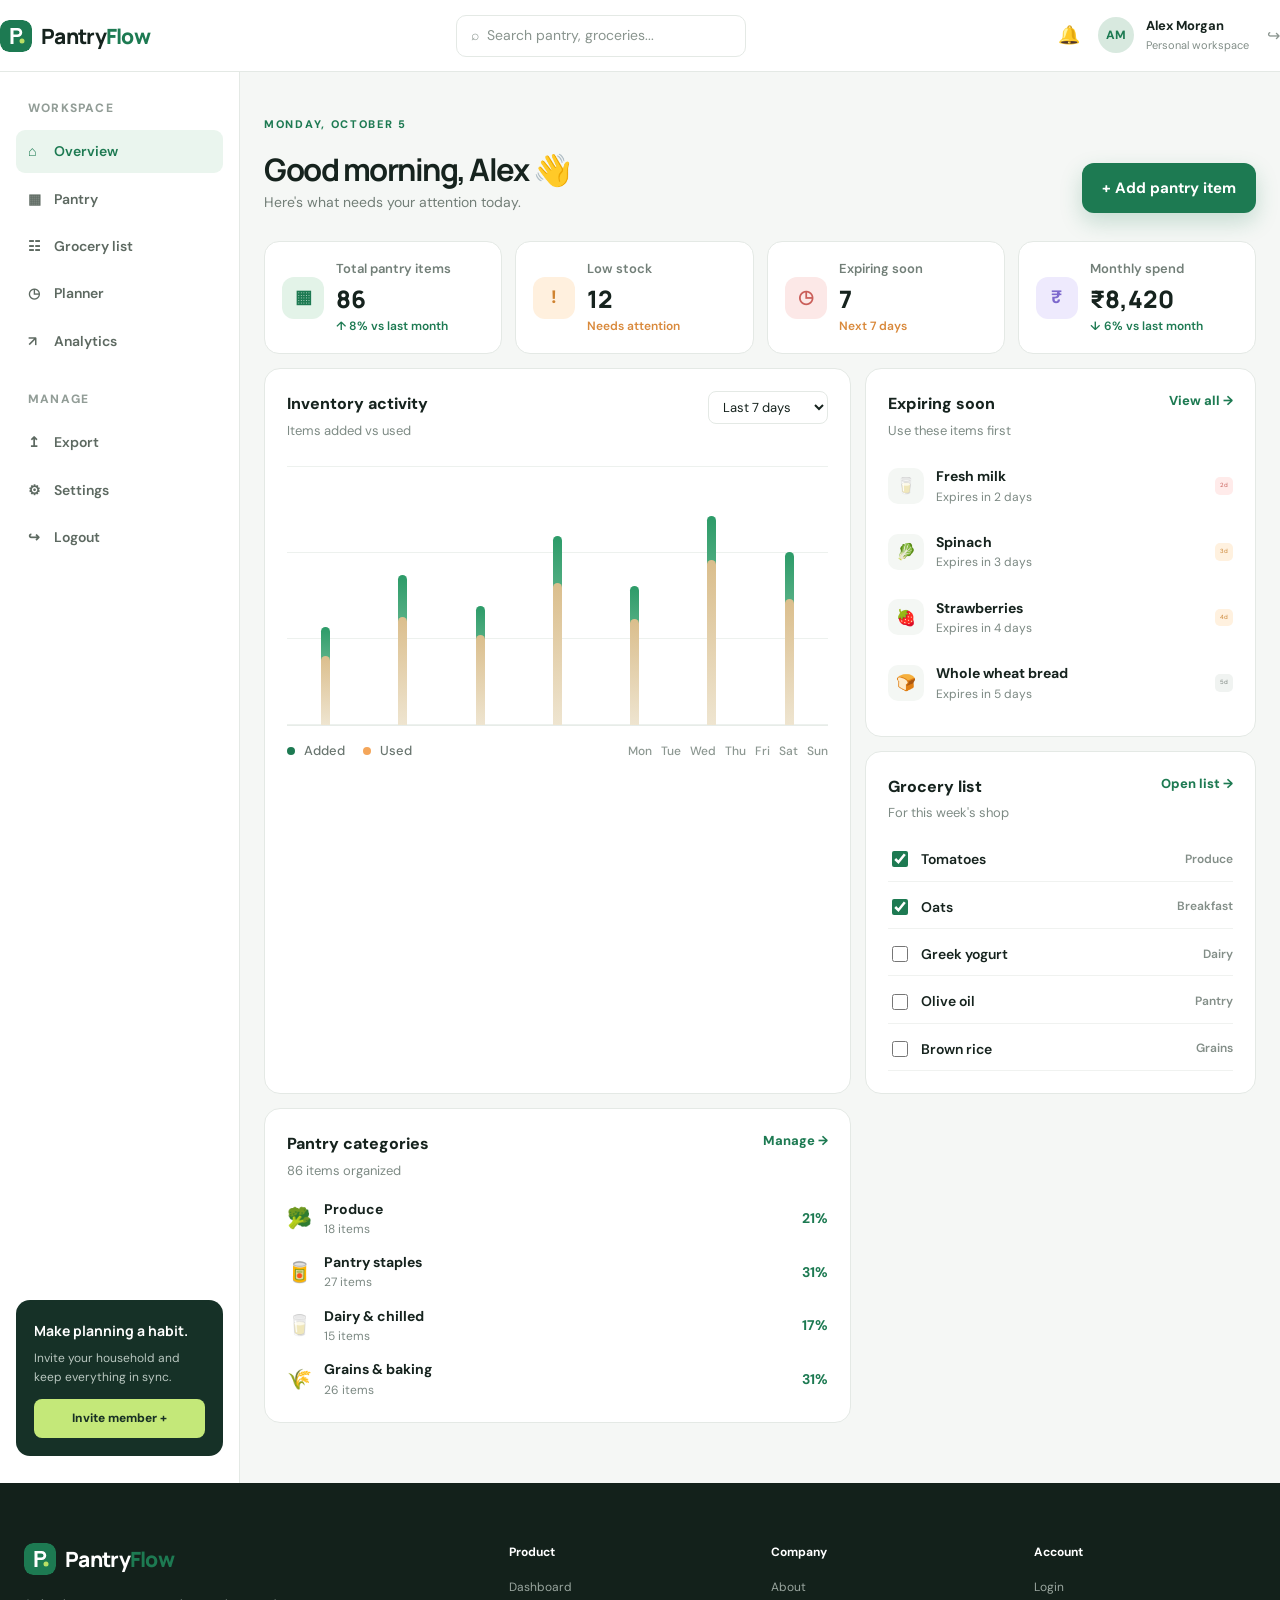
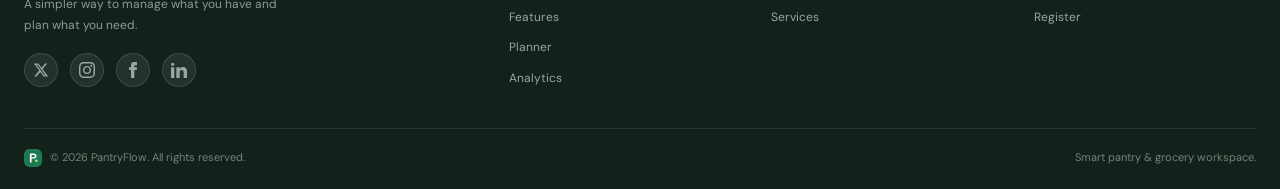
<file: dashboard.html>
<!DOCTYPE html>
<html lang="en">
<head>
<meta charset="UTF-8">
<meta name="viewport" content="width=device-width,initial-scale=1.0">
<title>Dashboard — PantryFlow</title>
<link rel="icon" type="image/svg+xml" href="assets/favicon.svg">
<link rel="preconnect" href="https://fonts.googleapis.com">
<link rel="preconnect" href="https://fonts.gstatic.com" crossorigin>
<link href="https://fonts.googleapis.com/css2?family=DM+Sans:wght@400;500;600;700&family=Manrope:wght@600;700;800&display=swap" rel="stylesheet">
<link rel="stylesheet" href="assets/style.css">
</head>
<body class="app-body">
<header class="app-top">
  <div class="container app-top-inner">
    <a class="brand" href="index.html">
      <img src="assets/favicon.svg" alt="PantryFlow Logo" class="header-fav-icon">
      <span>Pantry<span class="accent">Flow</span></span>
    </a>
    
    <div class="app-search">⌕ <span>Search pantry, groceries...</span></div>
    
    <div class="app-user">
      <button aria-label="Notifications">🔔</button>
      <span class="user-avatar">AM</span>
      <div><b>Alex Morgan</b><small>Personal workspace</small></div>
      <a href="login.html" title="Sign out">↪</a>
    </div>

    <!-- Dashboard Sidebar Hamburger toggle button placed on right side of navbar for Mobile 368px & Tablet 768px -->
    <button class="dash-menu-toggle" aria-label="Toggle dashboard menu"><i></i><i></i><i></i></button>
  </div>
</header>

<div class="app-shell">
  <aside class="app-sidebar">
    <div class="sidebar-section">
      <small>Workspace</small>
      <a class="side-active" href="#overview"><span>⌂</span> Overview</a>
      <a href="#pantry"><span>▦</span> Pantry</a>
      <a href="#grocery-list"><span>☷</span> Grocery list</a>
      <a href="#planner"><span>◷</span> Planner</a>
      <a href="#analytics"><span>↗</span> Analytics</a>
    </div>
    <div class="sidebar-section">
      <small>Manage</small>
      <a href="#export"><span>↥</span> Export</a>
      <a href="#settings"><span>⚙</span> Settings</a>
      <a href="login.html" class="logout-link"><span>↪</span> Logout</a>
    </div>
    <div class="upgrade-card">
      <b>Make planning a habit.</b>
      <p>Invite your household and keep everything in sync.</p>
      <button class="add-item-trigger">Invite member +</button>
    </div>
  </aside>

  <main class="app-main">
    <div class="container">
      
      <!-- VIEW 1: OVERVIEW -->
      <section id="overview" class="dash-view">
        <div class="app-heading">
          <div>
            <span class="eyebrow">Monday, October 5</span>
            <h1>Good morning, Alex <span>👋</span></h1>
            <p>Here's what needs your attention today.</p>
          </div>
          <button class="btn btn-primary add-item-trigger">+ Add pantry item</button>
        </div>

        <div class="overview-cards">
          <div class="overview-card"><span class="round-icon green">▦</span><div><small>Total pantry items</small><strong>86</strong><em>↑ 8% vs last month</em></div></div>
          <div class="overview-card"><span class="round-icon orange">!</span><div><small>Low stock</small><strong>12</strong><em class="warning">Needs attention</em></div></div>
          <div class="overview-card"><span class="round-icon red">◷</span><div><small>Expiring soon</small><strong>7</strong><em class="warning">Next 7 days</em></div></div>
          <div class="overview-card"><span class="round-icon purple">₹</span><div><small>Monthly spend</small><strong>₹8,420</strong><em>↓ 6% vs last month</em></div></div>
        </div>

        <div class="app-grid">
          <section class="app-card chart-card">
            <div class="app-card-head">
              <div><b>Inventory activity</b><small>Items added vs used</small></div>
              <select><option>Last 7 days</option><option>Last 30 days</option></select>
            </div>
            <div class="large-chart">
              <div class="chart-lines"><i></i><i></i><i></i><i></i></div>
              <div class="line one"><span style="height:38%"></span><span style="height:58%"></span><span style="height:46%"></span><span style="height:73%"></span><span style="height:54%"></span><span style="height:81%"></span><span style="height:67%"></span></div>
              <div class="line two"><span style="height:27%"></span><span style="height:42%"></span><span style="height:35%"></span><span style="height:55%"></span><span style="height:41%"></span><span style="height:64%"></span><span style="height:49%"></span></div>
            </div>
            <div class="legend"><span><i></i> Added</span><span><i></i> Used</span><small>Mon&nbsp;&nbsp; Tue&nbsp;&nbsp; Wed&nbsp;&nbsp; Thu&nbsp;&nbsp; Fri&nbsp;&nbsp; Sat&nbsp;&nbsp; Sun</small></div>
          </section>

          <section class="app-card">
            <div class="app-card-head"><div><b>Expiring soon</b><small>Use these items first</small></div><a href="#pantry">View all →</a></div>
            <div class="item-list">
              <div><span class="food-round">🥛</span><p><b>Fresh milk</b><small>Expires in 2 days</small></p><mark class="red">2d</mark></div>
              <div><span class="food-round">🥬</span><p><b>Spinach</b><small>Expires in 3 days</small></p><mark class="amber">3d</mark></div>
              <div><span class="food-round">🍓</span><p><b>Strawberries</b><small>Expires in 4 days</small></p><mark class="amber">4d</mark></div>
              <div><span class="food-round">🍞</span><p><b>Whole wheat bread</b><small>Expires in 5 days</small></p><mark>5d</mark></div>
            </div>
          </section>

          <section class="app-card">
            <div class="app-card-head"><div><b>Grocery list</b><small>For this week's shop</small></div><a href="#grocery-list">Open list →</a></div>
            <div class="todo-list">
              <label><input type="checkbox" checked><span>Tomatoes</span><em>Produce</em></label>
              <label><input type="checkbox" checked><span>Oats</span><em>Breakfast</em></label>
              <label><input type="checkbox"><span>Greek yogurt</span><em>Dairy</em></label>
              <label><input type="checkbox"><span>Olive oil</span><em>Pantry</em></label>
              <label><input type="checkbox"><span>Brown rice</span><em>Grains</em></label>
            </div>
          </section>

          <section class="app-card pantry-preview">
            <div class="app-card-head"><div><b>Pantry categories</b><small>86 items organized</small></div><a href="#pantry">Manage →</a></div>
            <div class="category-list">
              <div><span>🥦</span><div><b>Produce</b><small>18 items</small></div><strong>21%</strong></div>
              <div><span>🥫</span><div><b>Pantry staples</b><small>27 items</small></div><strong>31%</strong></div>
              <div><span>🥛</span><div><b>Dairy & chilled</b><small>15 items</small></div><strong>17%</strong></div>
              <div><span>🌾</span><div><b>Grains & baking</b><small>26 items</small></div><strong>31%</strong></div>
            </div>
          </section>
        </div>
      </section>

      <!-- VIEW 2: PANTRY INVENTORY -->
      <section id="pantry" class="dash-view" style="display:none;">
        <div class="app-heading">
          <div>
            <span class="eyebrow">Inventory management</span>
            <h1>Pantry Inventory <span>▦</span></h1>
            <p>View, manage and update all 86 items in your household pantry.</p>
          </div>
          <button class="btn btn-primary add-item-trigger">+ Add item</button>
        </div>

        <div class="app-card">
          <div class="app-card-head">
            <div><b>Full Inventory List</b><small>Updated 2 hours ago</small></div>
            <select><option>All Categories</option><option>Produce</option><option>Pantry Staples</option><option>Dairy & Chilled</option></select>
          </div>
          <div class="data-table-wrap">
            <table class="data-table">
              <thead>
                <tr>
                  <th>Item Name</th>
                  <th>Category</th>
                  <th>Quantity</th>
                  <th>Expiry Date</th>
                  <th>Status</th>
                  <th>Action</th>
                </tr>
              </thead>
              <tbody>
                <tr>
                  <td><b>🥛 Fresh Whole Milk</b></td>
                  <td>Dairy & Chilled</td>
                  <td>2 Liters</td>
                  <td>Oct 7, 2026</td>
                  <td><span class="status-badge danger">Expiring Soon</span></td>
                  <td><a href="#" class="text-link">Edit</a></td>
                </tr>
                <tr>
                  <td><b>🥬 Organic Spinach</b></td>
                  <td>Produce</td>
                  <td>300g</td>
                  <td>Oct 8, 2026</td>
                  <td><span class="status-badge warning">Use Soon</span></td>
                  <td><a href="#" class="text-link">Edit</a></td>
                </tr>
                <tr>
                  <td><b>🌾 Basmati Rice</b></td>
                  <td>Grains & Baking</td>
                  <td>5 kg</td>
                  <td>Nov 20, 2026</td>
                  <td><span class="status-badge fresh">In Stock</span></td>
                  <td><a href="#" class="text-link">Edit</a></td>
                </tr>
                <tr>
                  <td><b>🫒 Extra Virgin Olive Oil</b></td>
                  <td>Pantry Staples</td>
                  <td>1 Bottle</td>
                  <td>Dec 15, 2026</td>
                  <td><span class="status-badge fresh">In Stock</span></td>
                  <td><a href="#" class="text-link">Edit</a></td>
                </tr>
                <tr>
                  <td><b>🍓 Fresh Strawberries</b></td>
                  <td>Produce</td>
                  <td>1 Pack</td>
                  <td>Oct 9, 2026</td>
                  <td><span class="status-badge warning">Use Soon</span></td>
                  <td><a href="#" class="text-link">Edit</a></td>
                </tr>
              </tbody>
            </table>
          </div>
        </div>
      </section>

      <!-- VIEW 3: GROCERY LIST -->
      <section id="grocery-list" class="dash-view" style="display:none;">
        <div class="app-heading">
          <div>
            <span class="eyebrow">Shopping planner</span>
            <h1>Grocery List <span>☷</span></h1>
            <p>Organized checklist for your next trip to the store.</p>
          </div>
          <button class="btn btn-primary add-item-trigger">+ Add grocery item</button>
        </div>

        <div class="app-card">
          <div class="app-card-head">
            <div><b>Weekly Grocery Checklist</b><small>12 items remaining</small></div>
            <button class="btn btn-white btn-sm" style="border:1px solid var(--line);padding:6px 12px;font-size:11px;">Clear Completed</button>
          </div>
          <div class="todo-list" style="margin-top:20px;gap:12px;">
            <label style="padding:12px;border:1px solid var(--line);border-radius:10px;"><input type="checkbox" checked><div><b>Roma Tomatoes (1kg)</b><br><small style="color:var(--muted)">Produce section</small></div><em style="font-weight:700;">₹120</em></label>
            <label style="padding:12px;border:1px solid var(--line);border-radius:10px;"><input type="checkbox" checked><div><b>Rolled Oats (1kg)</b><br><small style="color:var(--muted)">Breakfast aisle</small></div><em style="font-weight:700;">₹190</em></label>
            <label style="padding:12px;border:1px solid var(--line);border-radius:10px;"><input type="checkbox"><div><b>Greek Yogurt (500g)</b><br><small style="color:var(--muted)">Dairy section</small></div><em style="font-weight:700;">₹140</em></label>
            <label style="padding:12px;border:1px solid var(--line);border-radius:10px;"><input type="checkbox"><div><b>Brown Rice (2kg)</b><br><small style="color:var(--muted)">Grains aisle</small></div><em style="font-weight:700;">₹220</em></label>
            <label style="padding:12px;border:1px solid var(--line);border-radius:10px;"><input type="checkbox"><div><b>Almond Milk (1L)</b><br><small style="color:var(--muted)">Chilled section</small></div><em style="font-weight:700;">₹260</em></label>
          </div>
        </div>
      </section>

      <!-- VIEW 4: PLANNER -->
      <section id="planner" class="dash-view" style="display:none;">
        <div class="app-heading">
          <div>
            <span class="eyebrow">Weekly schedule</span>
            <h1>Meal & Grocery Planner <span>◷</span></h1>
            <p>Plan weekly meals to automatically sync ingredients with your grocery list.</p>
          </div>
          <button class="btn btn-primary add-item-trigger">+ Plan new meal</button>
        </div>

        <div class="planner-card">
          <div class="planner-top">
            <span>Weekly Schedule (Oct 5 – Oct 11)</span>
            <small>72% ingredients ready</small>
          </div>
          <div class="planner-progress">
            <div><b>18 ingredients planned</b><span>13 in pantry</span></div>
            <i><b></b></i>
          </div>
          <div class="planner-list" style="gap:14px;">
            <div style="padding:14px;border:1px solid var(--line);border-radius:12px;background:var(--soft);">
              <b style="color:var(--green);">Monday</b> — Vegetable Curry & Rice (Ingredients ready)
            </div>
            <div style="padding:14px;border:1px solid var(--line);border-radius:12px;background:var(--soft);">
              <b style="color:var(--green);">Tuesday</b> — Grilled Spinach & Cheese Sandwich (Needs spinach)
            </div>
            <div style="padding:14px;border:1px solid var(--line);border-radius:12px;background:var(--soft);">
              <b style="color:var(--green);">Wednesday</b> — Oatmeal & Berry Smoothie Bowl (Ingredients ready)
            </div>
            <div style="padding:14px;border:1px solid var(--line);border-radius:12px;background:var(--soft);">
              <b style="color:var(--green);">Thursday</b> — Whole Wheat Pasta & Tomato Sauce (Needs tomatoes)
            </div>
          </div>
        </div>
      </section>

      <!-- VIEW 5: ANALYTICS -->
      <section id="analytics" class="dash-view" style="display:none;">
        <div class="app-heading">
          <div>
            <span class="eyebrow">Insights & savings</span>
            <h1>Pantry Analytics <span>↗</span></h1>
            <p>Track food waste reduction and monthly grocery savings trends.</p>
          </div>
        </div>

        <div class="app-card">
          <div class="app-card-head">
            <div><b>Monthly Efficiency & Savings Breakdown</b><small>Comparing September vs October</small></div>
            <select><option>This Month</option><option>Last 3 Months</option></select>
          </div>
          <div class="large-chart">
            <div class="chart-lines"><i></i><i></i><i></i><i></i></div>
            <div class="line one"><span style="height:48%"></span><span style="height:65%"></span><span style="height:55%"></span><span style="height:82%"></span><span style="height:70%"></span><span style="height:90%"></span><span style="height:78%"></span></div>
            <div class="line two"><span style="height:30%"></span><span style="height:45%"></span><span style="height:40%"></span><span style="height:60%"></span><span style="height:50%"></span><span style="height:72%"></span><span style="height:58%"></span></div>
          </div>
          <div class="legend"><span><i></i> Planned Spend</span><span><i></i> Actual Spend</span><small>Mon&nbsp;&nbsp; Tue&nbsp;&nbsp; Wed&nbsp;&nbsp; Thu&nbsp;&nbsp; Fri&nbsp;&nbsp; Sat&nbsp;&nbsp; Sun</small></div>
        </div>
      </section>

      <!-- VIEW 6: EXPORT -->
      <section id="export" class="dash-view" style="display:none;">
        <div class="app-heading">
          <div>
            <span class="eyebrow">Share & backup</span>
            <h1>Export Tools <span>↥</span></h1>
            <p>Download your inventory or share grocery lists with family.</p>
          </div>
        </div>
        <div class="feature-grid" style="margin-top:0;">
          <article class="feature-card light" style="min-height:220px;">
            <h3>📄 Export CSV</h3>
            <p>Download your full pantry data in spreadsheet format.</p>
            <button class="btn btn-primary" style="margin-top:15px;" onclick="alert('Exporting CSV file...')">Download CSV</button>
          </article>
          <article class="feature-card warm" style="min-height:220px;">
            <h3>📱 Share List</h3>
            <p>Send weekly grocery list directly via WhatsApp or Email.</p>
            <button class="btn btn-dark" style="margin-top:15px;" onclick="alert('Share link copied to clipboard!')">Copy Share Link</button>
          </article>
        </div>
      </section>

      <!-- VIEW 7: SETTINGS -->
      <section id="settings" class="dash-view" style="display:none;">
        <div class="app-heading">
          <div>
            <span class="eyebrow">Preferences</span>
            <h1>Settings & Profile <span>⚙</span></h1>
            <p>Manage notification alerts, expiry thresholds and household members.</p>
          </div>
        </div>
        <div class="app-card" style="max-width:600px;">
          <form style="display:grid;gap:16px;">
            <label>Workspace Name<input type="text" value="Alex Morgan Household" style="width:100%;height:44px;border:1px solid var(--line);border-radius:9px;padding:0 12px;"></label>
            <label>Expiry Reminder Alert<select style="width:100%;height:44px;border:1px solid var(--line);border-radius:9px;padding:0 12px;"><option>3 Days Before</option><option>5 Days Before</option><option>1 Week Before</option></select></label>
            <button type="button" class="btn btn-primary" onclick="alert('Settings saved successfully!')">Save Preferences</button>
          </form>
        </div>
      </section>

    </div>
  </main>
</div>

<footer class="footer">
  <div class="container footer-grid">
    <div>
      <a class="brand light-brand" href="index.html">
        <img src="assets/favicon.svg" alt="PantryFlow Logo" class="footer-fav-icon">
        <span>Pantry<span class="accent">Flow</span></span>
      </a>
      <p>A simpler way to manage what you have and plan what you need.</p>
      
      <!-- Social Media Icons -->
      <div class="footer-social">
        <a href="#" class="social-icon" aria-label="Twitter">
          <svg viewBox="0 0 24 24"><path d="M18.244 2.25h3.308l-7.227 8.26 8.502 11.24H16.17l-5.214-6.817L4.99 21.75H1.68l7.73-8.835L1.254 2.25H8.08l4.713 6.231zm-1.161 17.52h1.833L7.084 4.126H5.117z"/></svg>
        </a>
        <a href="#" class="social-icon" aria-label="Instagram">
          <svg viewBox="0 0 24 24"><path d="M12 2.163c3.204 0 3.584.012 4.85.07 3.252.148 4.771 1.691 4.919 4.919.058 1.265.069 1.645.069 4.849 0 3.205-.012 3.584-.069 4.849-.149 3.225-1.664 4.771-4.919 4.919-1.266.058-1.644.07-4.85.07-3.204 0-3.584-.012-4.849-.07-3.26-.149-4.771-1.699-4.919-4.92-.058-1.265-.07-1.644-.07-4.849 0-3.204.013-3.583.07-4.849.149-3.227 1.664-4.771 4.919-4.919 1.266-.057 1.645-.069 4.849-.069zm0-2.163c-3.259 0-3.667.014-4.947.072-4.358.2-6.78 2.618-6.98 6.98-.059 1.281-.073 1.689-.073 4.948 0 3.259.014 3.668.072 4.948.2 4.358 2.618 6.78 6.98 6.98 1.281.058 1.689.072 4.948.072 3.259 0 3.668-.014 4.948-.072 4.354-.2 6.782-2.618 6.979-6.98.059-1.28.073-1.689.073-4.948 0-3.259-.014-3.667-.072-4.947-.196-4.354-2.617-6.78-6.979-6.98-1.281-.059-1.69-.073-4.949-.073zm0 5.838c-3.403 0-6.162 2.759-6.162 6.162s2.759 6.163 6.162 6.163 6.162-2.759 6.162-6.163c0-3.403-2.759-6.162-6.162-6.162zm0 10.162c-2.209 0-4-1.79-4-4 0-2.209 1.791-4 4-4s4 1.791 4 4c0 2.21-1.791 4-4 4zm6.406-11.845c-.796 0-1.441.645-1.441 1.44s.645 1.44 1.441 1.44c.795 0 1.439-.645 1.439-1.44s-.644-1.44-1.439-1.44z"/></svg>
        </a>
        <a href="#" class="social-icon" aria-label="Facebook">
          <svg viewBox="0 0 24 24"><path d="M9 8H6v4h3v12h5V12h3.642L18 8h-4V6.333C14 5.374 14.5 5 15.5 5H18V0h-3.808C10.592 0 9 1.583 9 4.615V8z"/></svg>
        </a>
        <a href="#" class="social-icon" aria-label="LinkedIn">
          <svg viewBox="0 0 24 24"><path d="M4.98 3.5c0 1.381-1.11 2.5-2.48 2.5s-2.48-1.119-2.48-2.5c0-1.38 1.11-2.5 2.48-2.5s2.48 1.12 2.48 2.5zm.02 4.5h-5v16h5v-16zm7.982 0h-4.968v16h4.969v-8.399c0-4.67 6.029-5.052 6.029 0v8.399h4.988v-10.131c0-7.88-8.922-7.593-11.018-3.714v-2.156z"/></svg>
        </a>
      </div>
    </div>
    <div><b>Product</b><a href="dashboard.html">Dashboard</a><a href="services.html">Features</a><a href="services.html">Planner</a><a href="services.html">Analytics</a></div>
    <div><b>Company</b><a href="about.html">About</a><a href="services.html">Services</a></div>
    <div><b>Account</b><a href="login.html">Login</a><a href="register.html">Register</a></div>
  </div>
  <div class="container footer-bottom">
    <div class="footer-copy">
      <img src="assets/favicon.svg" alt="PantryFlow Favicon" class="footer-bottom-icon">
      <span>© 2026 PantryFlow. All rights reserved.</span>
    </div>
    <span>Smart pantry & grocery workspace.</span>
  </div>
</footer>

<button id="backToTop" class="back-to-top" aria-label="Back to top">↑</button>

<div class="modal" id="itemModal">
  <div class="modal-box">
    <button class="modal-close">×</button>
    <span class="eyebrow">Quick add</span>
    <h2>Add pantry item</h2>
    <form id="itemForm">
      <label>Item name<input required placeholder="e.g. Basmati rice"></label>
      <label>Category<select><option>Pantry staples</option><option>Produce</option><option>Dairy & chilled</option><option>Grains & baking</option></select></label>
      <label>Quantity<input type="number" min="1" value="1"></label>
      <button class="btn btn-primary">Add item</button>
    </form>
  </div>
</div>
<script src="assets/script.js"></script>
</body>
</html>
</file>
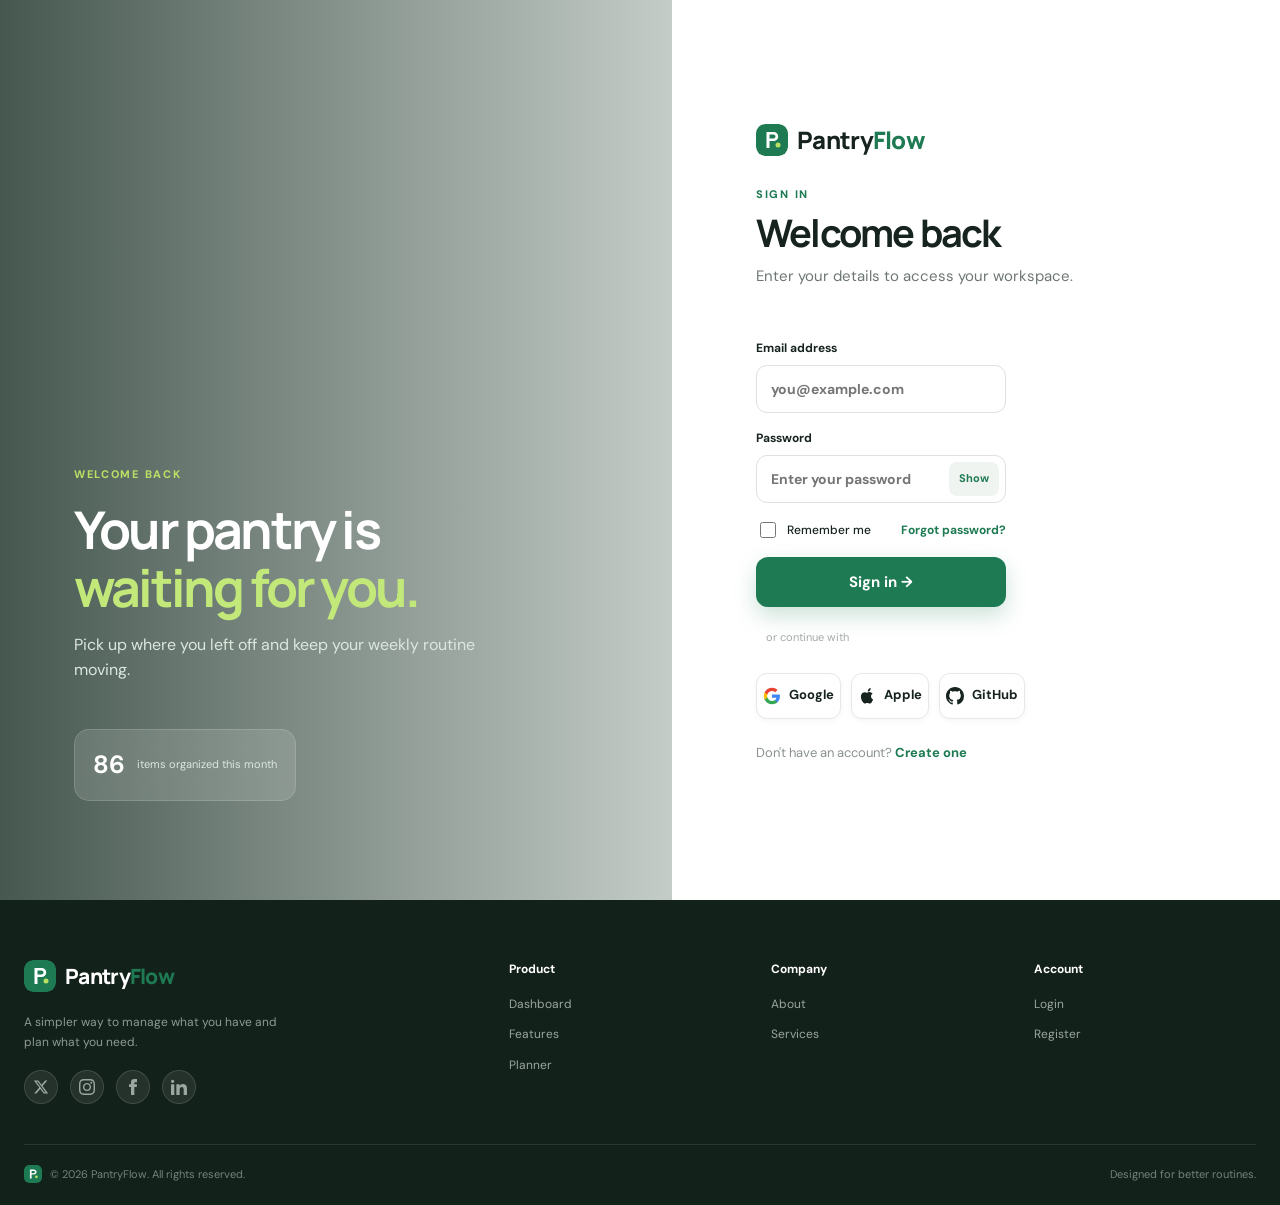
<file: login.html>
<!DOCTYPE html>
<html lang="en">
<head>
<meta charset="UTF-8">
<meta name="viewport" content="width=device-width,initial-scale=1.0">
<title>Login — PantryFlow</title>
<link rel="icon" type="image/svg+xml" href="assets/favicon.svg">
<link rel="preconnect" href="https://fonts.googleapis.com">
<link rel="preconnect" href="https://fonts.gstatic.com" crossorigin>
<link href="https://fonts.googleapis.com/css2?family=DM+Sans:wght@400;500;600;700&family=Manrope:wght@600;700;800&display=swap" rel="stylesheet">
<link rel="stylesheet" href="assets/style.css">
</head>
<body class="auth-body">

<main class="auth-shell">
  <div class="auth-visual">
    <div class="auth-overlay">
      <span class="eyebrow pale">Welcome back</span>
      <h1>Your pantry is<br><span>waiting for you.</span></h1>
      <p>Pick up where you left off and keep your weekly routine moving.</p>
      <div class="auth-mini"><b>86</b><span>items organized this month</span></div>
    </div>
  </div>

  <div class="auth-panel">
    <div class="auth-form left-aligned">
      <!-- Brand Logo placed directly ABOVE the Welcome Back / Sign in heading -->
      <a class="brand auth-form-brand" href="index.html">
        <img src="assets/favicon.svg" alt="PantryFlow Logo" class="header-fav-icon">
        <span>Pantry<span class="accent">Flow</span></span>
      </a>
      <span class="eyebrow">Sign in</span>
      <h2>Welcome back</h2>
      <p class="muted">Enter your details to access your workspace.</p>
      <form class="demo-form" data-target="dashboard.html">
        <label>Email address
          <input type="email" placeholder="you@example.com" required>
        </label>
        <label>Password
          <div class="password">
            <input type="password" placeholder="Enter your password" required>
            <button type="button" class="show-pass">Show</button>
          </div>
        </label>
        <div class="form-row">
          <label class="check-label"><input type="checkbox"> Remember me</label>
          <a href="#">Forgot password?</a>
        </div>
        <button class="btn btn-primary submit-btn" type="submit">Sign in →</button>
      </form>
      <div class="or"><span>or continue with</span></div>
      <div class="auth-social-row">
        <button type="button" class="social-btn google-btn">
          <svg viewBox="0 0 24 24"><path fill="#4285F4" d="M22.56 12.25c0-.78-.07-1.53-.2-2.25H12v4.26h5.92c-.26 1.37-1.04 2.53-2.21 3.31v2.77h3.57c2.08-1.92 3.28-4.74 3.28-8.09z"/><path fill="#34A853" d="M12 23c2.97 0 5.46-.98 7.28-2.66l-3.57-2.77c-.98.66-2.23 1.06-3.71 1.06-2.86 0-5.29-1.93-6.16-4.53H2.18v2.84C3.99 20.53 7.7 23 12 23z"/><path fill="#FBBC05" d="M5.84 14.09c-.22-.66-.35-1.36-.35-2.09s.13-1.43.35-2.09V7.06H2.18C1.43 8.55 1 10.22 1 12s.43 3.45 1.18 4.94l2.85-2.22.81-.63z"/><path fill="#EA4335" d="M12 5.38c1.62 0 3.06.56 4.21 1.64l3.15-3.15C17.45 2.09 14.97 1 12 1 7.7 1 3.99 3.47 2.18 7.06l3.66 2.84c.87-2.6 3.3-4.52 6.16-4.52z"/></svg>
          Google
        </button>
        <button type="button" class="social-btn apple-btn">
          <svg viewBox="0 0 24 24" fill="currentColor"><path d="M18.71 19.5c-.83 1.24-1.71 2.45-3.05 2.47-1.34.03-1.77-.79-3.29-.79-1.53 0-2 .77-3.27.82-1.31.05-2.3-1.32-3.14-2.53C4.25 17 2.94 12.45 4.7 9.39c.87-1.52 2.43-2.48 4.12-2.51 1.28-.02 2.5.87 3.29.87.78 0 2.26-1.07 3.81-.91.65.03 2.47.26 3.64 1.98-.09.06-2.17 1.28-2.15 3.81.03 3.02 2.65 4.03 2.68 4.04-.03.07-.42 1.44-1.38 2.83M15.97 4.54c.66-.82 1.12-1.96.99-3.11-1 .04-2.21.67-2.9 1.47-.61.72-1.15 1.88-1.01 3 1.11.09 2.26-.54 2.92-1.36z"/></svg>
          Apple
        </button>
        <button type="button" class="social-btn github-btn">
          <svg viewBox="0 0 24 24" fill="currentColor"><path d="M12 0C5.37 0 0 5.37 0 12c0 5.31 3.435 9.795 8.205 11.385.6.105.825-.255.825-.57 0-.285-.015-1.23-.015-2.235-3.015.555-3.795-.735-4.035-1.41-.135-.345-.72-1.41-1.23-1.695-.42-.225-1.02-.78-.015-.795.945-.015 1.62.87 1.845 1.23 1.08 1.815 2.805 1.305 3.495.99.105-.78.42-1.305.765-1.605-2.67-.3-5.46-1.335-5.46-5.925 0-1.305.465-2.385 1.23-3.225-.12-.3-.54-1.53.12-3.18 0 0 1.005-.315 3.3 1.23.96-.27 1.98-.405 3-.405s2.04.135 3 .405c2.295-1.56 3.3-1.23 3.3-1.23.66 1.65.24 2.88.12 3.18.765.84 1.23 1.905 1.23 3.225 0 4.605-2.805 5.625-5.475 5.925.435.375.81 1.095.81 2.22 0 1.605-.015 2.895-.015 3.3 0 .315.225.69.825.57A12.02 12.02 0 0024 12c0-6.63-5.37-12-12-12z"/></svg>
          GitHub
        </button>
      </div>
      <p class="switch">Don't have an account? <a href="register.html">Create one</a></p>
    </div>
  </div>
</main>

<footer class="footer">
  <div class="container footer-grid">
    <div>
      <a class="brand light-brand" href="index.html">
        <img src="assets/favicon.svg" alt="PantryFlow Logo" class="footer-fav-icon">
        <span>Pantry<span class="accent">Flow</span></span>
      </a>
      <p>A simpler way to manage what you have and plan what you need.</p>
      
      <!-- Social Media Icons -->
      <div class="footer-social">
        <a href="#" class="social-icon" aria-label="Twitter">
          <svg viewBox="0 0 24 24"><path d="M18.244 2.25h3.308l-7.227 8.26 8.502 11.24H16.17l-5.214-6.817L4.99 21.75H1.68l7.73-8.835L1.254 2.25H8.08l4.713 6.231zm-1.161 17.52h1.833L7.084 4.126H5.117z"/></svg>
        </a>
        <a href="#" class="social-icon" aria-label="Instagram">
          <svg viewBox="0 0 24 24"><path d="M12 2.163c3.204 0 3.584.012 4.85.07 3.252.148 4.771 1.691 4.919 4.919.058 1.265.069 1.645.069 4.849 0 3.205-.012 3.584-.069 4.849-.149 3.225-1.664 4.771-4.919 4.919-1.266.058-1.644.07-4.85.07-3.204 0-3.584-.012-4.849-.07-3.26-.149-4.771-1.699-4.919-4.92-.058-1.265-.07-1.644-.07-4.849 0-3.204.013-3.583.07-4.849.149-3.227 1.664-4.771 4.919-4.919 1.266-.057 1.645-.069 4.849-.069zm0-2.163c-3.259 0-3.667.014-4.947.072-4.358.2-6.78 2.618-6.98 6.98-.059 1.281-.073 1.689-.073 4.948 0 3.259.014 3.668.072 4.948.2 4.358 2.618 6.78 6.98 6.98 1.281.058 1.689.072 4.948.072 3.259 0 3.668-.014 4.948-.072 4.354-.2 6.782-2.618 6.979-6.98.059-1.28.073-1.689.073-4.948 0-3.259-.014-3.667-.072-4.947-.196-4.354-2.617-6.78-6.979-6.98-1.281-.059-1.69-.073-4.949-.073zm0 5.838c-3.403 0-6.162 2.759-6.162 6.162s2.759 6.163 6.162 6.163 6.162-2.759 6.162-6.163c0-3.403-2.759-6.162-6.162-6.162zm0 10.162c-2.209 0-4-1.79-4-4 0-2.209 1.791-4 4-4s4 1.791 4 4c0 2.21-1.791 4-4 4zm6.406-11.845c-.796 0-1.441.645-1.441 1.44s.645 1.44 1.441 1.44c.795 0 1.439-.645 1.439-1.44s-.644-1.44-1.439-1.44z"/></svg>
        </a>
        <a href="#" class="social-icon" aria-label="Facebook">
          <svg viewBox="0 0 24 24"><path d="M9 8H6v4h3v12h5V12h3.642L18 8h-4V6.333C14 5.374 14.5 5 15.5 5H18V0h-3.808C10.592 0 9 1.583 9 4.615V8z"/></svg>
        </a>
        <a href="#" class="social-icon" aria-label="LinkedIn">
          <svg viewBox="0 0 24 24"><path d="M4.98 3.5c0 1.381-1.11 2.5-2.48 2.5s-2.48-1.119-2.48-2.5c0-1.38 1.11-2.5 2.48-2.5s2.48 1.12 2.48 2.5zm.02 4.5h-5v16h5v-16zm7.982 0h-4.968v16h4.969v-8.399c0-4.67 6.029-5.052 6.029 0v8.399h4.988v-10.131c0-7.88-8.922-7.593-11.018-3.714v-2.156z"/></svg>
        </a>
      </div>
    </div>
    <div><b>Product</b><a href="dashboard.html">Dashboard</a><a href="services.html">Features</a><a href="services.html">Planner</a></div>
    <div><b>Company</b><a href="about.html">About</a><a href="services.html">Services</a></div>
    <div><b>Account</b><a href="login.html">Login</a><a href="register.html">Register</a></div>
  </div>
  <div class="container footer-bottom">
    <div class="footer-copy">
      <img src="assets/favicon.svg" alt="PantryFlow Favicon" class="footer-bottom-icon">
      <span>© 2026 PantryFlow. All rights reserved.</span>
    </div>
    <span>Designed for better routines.</span>
  </div>
</footer>

<button id="backToTop" class="back-to-top" aria-label="Back to top">↑</button>
<script src="assets/script.js"></script>
</body>
</html>
</file>
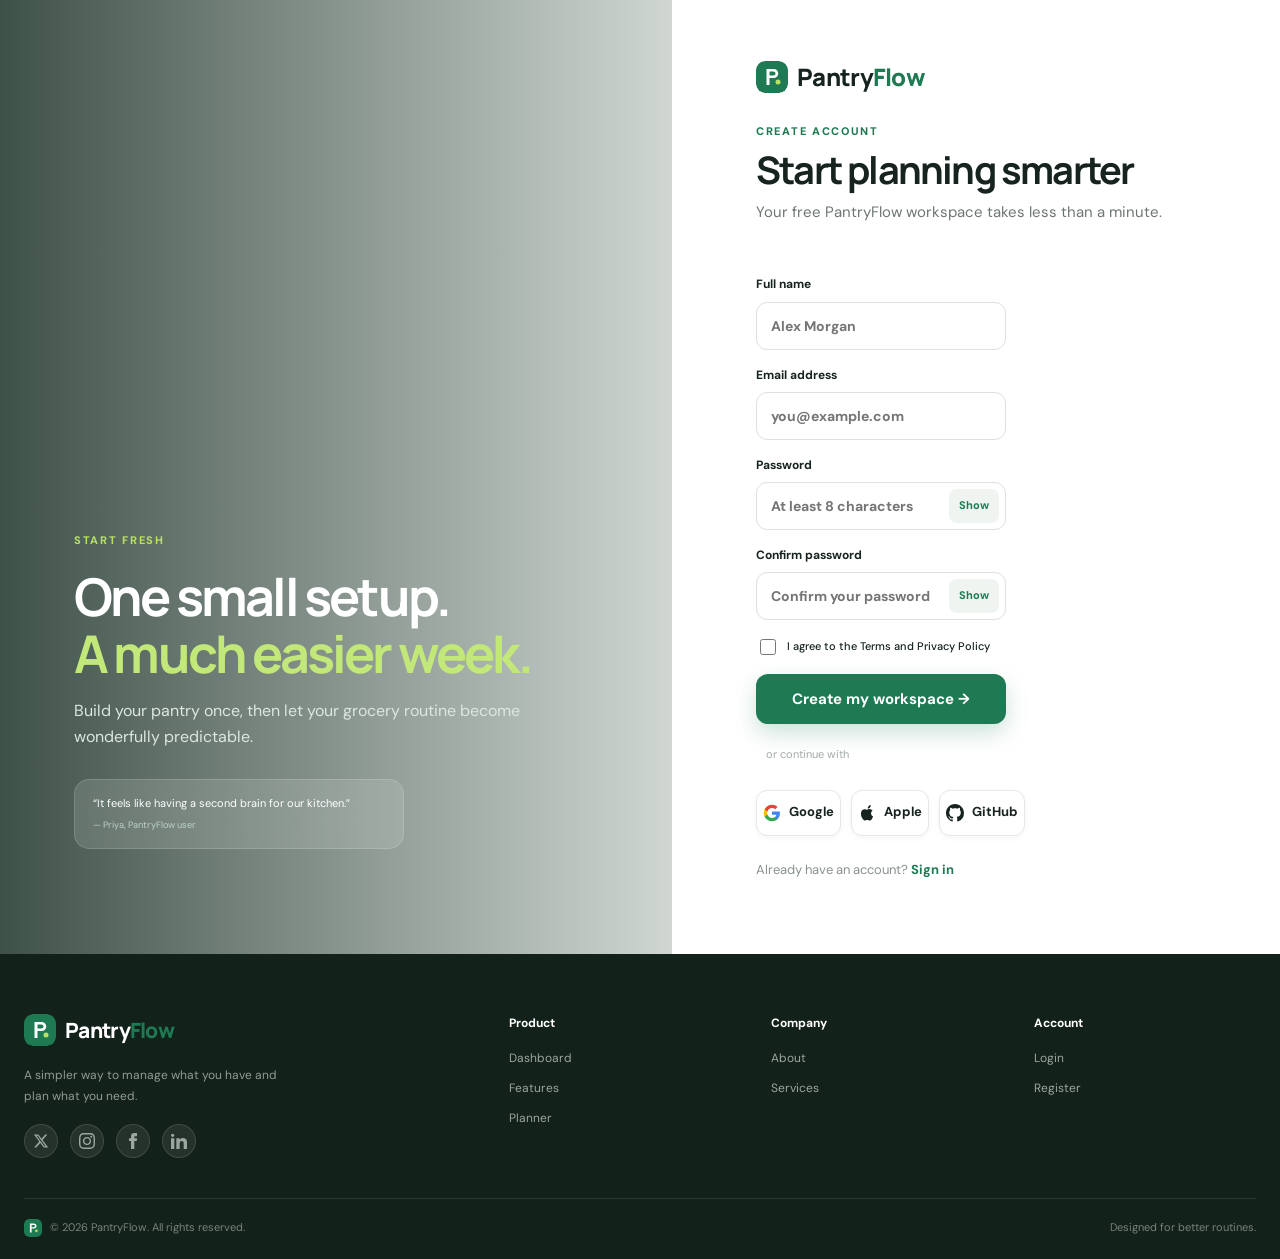
<file: register.html>
<!DOCTYPE html>
<html lang="en">
<head>
<meta charset="UTF-8">
<meta name="viewport" content="width=device-width,initial-scale=1.0">
<title>Create Account — PantryFlow</title>
<link rel="icon" type="image/svg+xml" href="assets/favicon.svg">
<link rel="preconnect" href="https://fonts.googleapis.com">
<link rel="preconnect" href="https://fonts.gstatic.com" crossorigin>
<link href="https://fonts.googleapis.com/css2?family=DM+Sans:wght@400;500;600;700&family=Manrope:wght@600;700;800&display=swap" rel="stylesheet">
<link rel="stylesheet" href="assets/style.css">
</head>
<body class="auth-body">

<main class="auth-shell register-shell">
  <div class="auth-visual register-visual">
    <div class="auth-overlay">
      <span class="eyebrow pale">Start fresh</span>
      <h1>One small setup.<br><span>A much easier week.</span></h1>
      <p>Build your pantry once, then let your grocery routine become wonderfully predictable.</p>
      <div class="testimonial">“It feels like having a second brain for our kitchen.”<small>— Priya, PantryFlow user</small></div>
    </div>
  </div>

  <div class="auth-panel">
    <div class="auth-form left-aligned">
      <!-- Brand Logo placed directly ABOVE the Create Account heading -->
      <a class="brand auth-form-brand" href="index.html">
        <img src="assets/favicon.svg" alt="PantryFlow Logo" class="header-fav-icon">
        <span>Pantry<span class="accent">Flow</span></span>
      </a>
      <span class="eyebrow">Create account</span>
      <h2>Start planning smarter</h2>
      <p class="muted">Your free PantryFlow workspace takes less than a minute.</p>
      <form class="demo-form" data-target="dashboard.html">
        <label>Full name
          <input type="text" placeholder="Alex Morgan" required>
        </label>
        <label>Email address
          <input type="email" placeholder="you@example.com" required>
        </label>
        <label>Password
          <div class="password">
            <input type="password" placeholder="At least 8 characters" minlength="8" required>
            <button type="button" class="show-pass">Show</button>
          </div>
        </label>
        <label>Confirm password
          <div class="password">
            <input type="password" placeholder="Confirm your password" minlength="8" required>
            <button type="button" class="show-pass">Show</button>
          </div>
        </label>
        <label class="check-label terms">
          <input type="checkbox" required> I agree to the Terms and Privacy Policy
        </label>
        <button class="btn btn-primary submit-btn" type="submit">Create my workspace →</button>
      </form>
      <div class="or"><span>or continue with</span></div>
      <div class="auth-social-row">
        <button type="button" class="social-btn google-btn">
          <svg viewBox="0 0 24 24"><path fill="#4285F4" d="M22.56 12.25c0-.78-.07-1.53-.2-2.25H12v4.26h5.92c-.26 1.37-1.04 2.53-2.21 3.31v2.77h3.57c2.08-1.92 3.28-4.74 3.28-8.09z"/><path fill="#34A853" d="M12 23c2.97 0 5.46-.98 7.28-2.66l-3.57-2.77c-.98.66-2.23 1.06-3.71 1.06-2.86 0-5.29-1.93-6.16-4.53H2.18v2.84C3.99 20.53 7.7 23 12 23z"/><path fill="#FBBC05" d="M5.84 14.09c-.22-.66-.35-1.36-.35-2.09s.13-1.43.35-2.09V7.06H2.18C1.43 8.55 1 10.22 1 12s.43 3.45 1.18 4.94l2.85-2.22.81-.63z"/><path fill="#EA4335" d="M12 5.38c1.62 0 3.06.56 4.21 1.64l3.15-3.15C17.45 2.09 14.97 1 12 1 7.7 1 3.99 3.47 2.18 7.06l3.66 2.84c.87-2.6 3.3-4.52 6.16-4.52z"/></svg>
          Google
        </button>
        <button type="button" class="social-btn apple-btn">
          <svg viewBox="0 0 24 24" fill="currentColor"><path d="M18.71 19.5c-.83 1.24-1.71 2.45-3.05 2.47-1.34.03-1.77-.79-3.29-.79-1.53 0-2 .77-3.27.82-1.31.05-2.3-1.32-3.14-2.53C4.25 17 2.94 12.45 4.7 9.39c.87-1.52 2.43-2.48 4.12-2.51 1.28-.02 2.5.87 3.29.87.78 0 2.26-1.07 3.81-.91.65.03 2.47.26 3.64 1.98-.09.06-2.17 1.28-2.15 3.81.03 3.02 2.65 4.03 2.68 4.04-.03.07-.42 1.44-1.38 2.83M15.97 4.54c.66-.82 1.12-1.96.99-3.11-1 .04-2.21.67-2.9 1.47-.61.72-1.15 1.88-1.01 3 1.11.09 2.26-.54 2.92-1.36z"/></svg>
          Apple
        </button>
        <button type="button" class="social-btn github-btn">
          <svg viewBox="0 0 24 24" fill="currentColor"><path d="M12 0C5.37 0 0 5.37 0 12c0 5.31 3.435 9.795 8.205 11.385.6.105.825-.255.825-.57 0-.285-.015-1.23-.015-2.235-3.015.555-3.795-.735-4.035-1.41-.135-.345-.72-1.41-1.23-1.695-.42-.225-1.02-.78-.015-.795.945-.015 1.62.87 1.845 1.23 1.08 1.815 2.805 1.305 3.495.99.105-.78.42-1.305.765-1.605-2.67-.3-5.46-1.335-5.46-5.925 0-1.305.465-2.385 1.23-3.225-.12-.3-.54-1.53.12-3.18 0 0 1.005-.315 3.3 1.23.96-.27 1.98-.405 3-.405s2.04.135 3 .405c2.295-1.56 3.3-1.23 3.3-1.23.66 1.65.24 2.88.12 3.18.765.84 1.23 1.905 1.23 3.225 0 4.605-2.805 5.625-5.475 5.925.435.375.81 1.095.81 2.22 0 1.605-.015 2.895-.015 3.3 0 .315.225.69.825.57A12.02 12.02 0 0024 12c0-6.63-5.37-12-12-12z"/></svg>
          GitHub
        </button>
      </div>
      <p class="switch">Already have an account? <a href="login.html">Sign in</a></p>
    </div>
  </div>
</main>

<footer class="footer">
  <div class="container footer-grid">
    <div>
      <a class="brand light-brand" href="index.html">
        <img src="assets/favicon.svg" alt="PantryFlow Logo" class="footer-fav-icon">
        <span>Pantry<span class="accent">Flow</span></span>
      </a>
      <p>A simpler way to manage what you have and plan what you need.</p>
      
      <!-- Social Media Icons -->
      <div class="footer-social">
        <a href="#" class="social-icon" aria-label="Twitter">
          <svg viewBox="0 0 24 24"><path d="M18.244 2.25h3.308l-7.227 8.26 8.502 11.24H16.17l-5.214-6.817L4.99 21.75H1.68l7.73-8.835L1.254 2.25H8.08l4.713 6.231zm-1.161 17.52h1.833L7.084 4.126H5.117z"/></svg>
        </a>
        <a href="#" class="social-icon" aria-label="Instagram">
          <svg viewBox="0 0 24 24"><path d="M12 2.163c3.204 0 3.584.012 4.85.07 3.252.148 4.771 1.691 4.919 4.919.058 1.265.069 1.645.069 4.849 0 3.205-.012 3.584-.069 4.849-.149 3.225-1.664 4.771-4.919 4.919-1.266.058-1.644.07-4.85.07-3.204 0-3.584-.012-4.849-.07-3.26-.149-4.771-1.699-4.919-4.92-.058-1.265-.07-1.644-.07-4.849 0-3.204.013-3.583.07-4.849.149-3.227 1.664-4.771 4.919-4.919 1.266-.057 1.645-.069 4.849-.069zm0-2.163c-3.259 0-3.667.014-4.947.072-4.358.2-6.78 2.618-6.98 6.98-.059 1.281-.073 1.689-.073 4.948 0 3.259.014 3.668.072 4.948.2 4.358 2.618 6.78 6.98 6.98 1.281.058 1.689.072 4.948.072 3.259 0 3.668-.014 4.948-.072 4.354-.2 6.782-2.618 6.979-6.98.059-1.28.073-1.689.073-4.948 0-3.259-.014-3.667-.072-4.947-.196-4.354-2.617-6.78-6.979-6.98-1.281-.059-1.69-.073-4.949-.073zm0 5.838c-3.403 0-6.162 2.759-6.162 6.162s2.759 6.163 6.162 6.163 6.162-2.759 6.162-6.163c0-3.403-2.759-6.162-6.162-6.162zm0 10.162c-2.209 0-4-1.79-4-4 0-2.209 1.791-4 4-4s4 1.791 4 4c0 2.21-1.791 4-4 4zm6.406-11.845c-.796 0-1.441.645-1.441 1.44s.645 1.44 1.441 1.44c.795 0 1.439-.645 1.439-1.44s-.644-1.44-1.439-1.44z"/></svg>
        </a>
        <a href="#" class="social-icon" aria-label="Facebook">
          <svg viewBox="0 0 24 24"><path d="M9 8H6v4h3v12h5V12h3.642L18 8h-4V6.333C14 5.374 14.5 5 15.5 5H18V0h-3.808C10.592 0 9 1.583 9 4.615V8z"/></svg>
        </a>
        <a href="#" class="social-icon" aria-label="LinkedIn">
          <svg viewBox="0 0 24 24"><path d="M4.98 3.5c0 1.381-1.11 2.5-2.48 2.5s-2.48-1.119-2.48-2.5c0-1.38 1.11-2.5 2.48-2.5s2.48 1.12 2.48 2.5zm.02 4.5h-5v16h5v-16zm7.982 0h-4.968v16h4.969v-8.399c0-4.67 6.029-5.052 6.029 0v8.399h4.988v-10.131c0-7.88-8.922-7.593-11.018-3.714v-2.156z"/></svg>
        </a>
      </div>
    </div>
    <div><b>Product</b><a href="dashboard.html">Dashboard</a><a href="services.html">Features</a><a href="services.html">Planner</a></div>
    <div><b>Company</b><a href="about.html">About</a><a href="services.html">Services</a></div>
    <div><b>Account</b><a href="login.html">Login</a><a href="register.html">Register</a></div>
  </div>
  <div class="container footer-bottom">
    <div class="footer-copy">
      <img src="assets/favicon.svg" alt="PantryFlow Favicon" class="footer-bottom-icon">
      <span>© 2026 PantryFlow. All rights reserved.</span>
    </div>
    <span>Designed for better routines.</span>
  </div>
</footer>

<button id="backToTop" class="back-to-top" aria-label="Back to top">↑</button>
<script src="assets/script.js"></script>
</body>
</html>
</file>
<file: assets/style.css>
:root {
  --green: #1d7a52;
  --green2: #2c9b68;
  --lime: #b9df65;
  --ink: #16231e;
  --muted: #6d7772;
  --line: #e4e9e5;
  --cream: #f6f3ea;
  --soft: #f4f7f4;
  --dark: #13211b;
  --orange: #f4a65a;
  --purple: #9583e6;
  --red: #df6d69;
  --white: #fff;
  --shadow: 0 22px 60px rgba(21, 43, 34, 0.12);
  --radius: 24px;
}

* {
  box-sizing: border-box;
}

html {
  scroll-behavior: smooth;
}

body {
  margin: 0;
  font-family: "DM Sans", sans-serif;
  color: var(--ink);
  background: #fff;
  line-height: 1.6;
  font-size: 16px;
}

h1, h2, h3 {
  font-family: "Manrope", sans-serif;
  line-height: 1.1;
  margin: 0;
}

a {
  text-decoration: none;
  color: inherit;
}

button, input, select {
  font: inherit;
}

html, body {
  overflow-x: hidden;
  width: 100%;
}

.container {
  width: min(1320px, calc(100% - 48px));
  margin: auto;
  max-width: 100%;
  box-sizing: border-box;
}

/* Header & Navigation */
.site-header {
  height: 78px;
  display: flex;
  align-items: center;
  background: rgba(255, 255, 255, 0.94);
  backdrop-filter: blur(16px);
  border-bottom: 1px solid rgba(20, 50, 35, 0.07);
  position: sticky;
  top: 0;
  z-index: 50;
  width: 100%;
  max-width: 100%;
  box-sizing: border-box;
  overflow: visible;
}

.nav-wrap {
  display: flex;
  align-items: center;
  justify-content: space-between;
  gap: 20px;
  width: 100%;
  max-width: 100%;
  box-sizing: border-box;
}

.brand {
  display: inline-flex;
  align-items: center;
  gap: 9px;
  font: 800 21px "Manrope", sans-serif;
  letter-spacing: -0.7px;
  color: var(--ink);
  flex-shrink: 0;
}

.accent {
  color: var(--green);
}

.brand-mark {
  width: 35px;
  height: 35px;
  border-radius: 11px;
  display: grid;
  place-items: center;
  color: #fff;
  background: var(--green);
  font: 800 18px "Manrope", sans-serif;
  box-shadow: 0 8px 18px rgba(29, 122, 82, 0.2);
}

.brand-mark.mini {
  width: 25px;
  height: 25px;
  border-radius: 7px;
  font-size: 13px;
}

.header-fav-icon {
  width: 32px;
  height: 32px;
  border-radius: 9px;
  object-fit: cover;
}

.main-nav {
  display: flex;
  align-items: center;
  gap: 24px;
  font-size: 15px;
  font-weight: 600;
  color: #59635e;
  white-space: nowrap;
  flex-wrap: nowrap;
}

.main-nav > a:not(.btn) {
  position: relative;
  padding: 24px 0;
  transition: color 0.2s ease;
}

.main-nav > a.active,
.main-nav > a:hover {
  color: var(--ink);
}

.main-nav > a.active:after {
  content: "";
  position: absolute;
  height: 2.5px;
  background: var(--green);
  bottom: 16px;
  left: 0;
  right: 0;
  border-radius: 2px;
}

/* Badge for Login button */
.nav-badge {
  display: inline-block;
  background: linear-gradient(135deg, var(--green), #259663);
  color: #ffffff;
  font-size: 9px;
  font-weight: 800;
  padding: 2px 7px;
  border-radius: 20px;
  margin-left: 5px;
  letter-spacing: 0.5px;
  text-transform: uppercase;
  vertical-align: middle;
  box-shadow: 0 3px 10px rgba(29, 122, 82, 0.3);
  transition: transform 0.2s ease;
}

.main-nav > a:hover .nav-badge {
  transform: scale(1.08);
}

/* Overall Button & Hover System */
.btn {
  border: 0;
  cursor: pointer;
  display: inline-flex;
  align-items: center;
  justify-content: center;
  gap: 10px;
  padding: 13px 20px;
  border-radius: 12px;
  font-size: 15px;
  font-weight: 700;
  transition: all 0.25s ease;
  user-select: none;
}

.btn:hover {
  transform: translateY(-2px);
  box-shadow: 0 10px 24px rgba(0, 0, 0, 0.12);
}

.btn:active {
  transform: translateY(0);
}

.btn-primary {
  background: var(--green);
  color: #fff;
  box-shadow: 0 9px 22px rgba(29, 122, 82, 0.22);
}

.btn-primary:hover {
  background: #156240;
  box-shadow: 0 12px 28px rgba(29, 122, 82, 0.32);
  transform: translateY(-2px);
}

.btn-outline {
  background: transparent;
  color: var(--green);
  border: 2px solid var(--green);
  box-shadow: 0 4px 14px rgba(29, 122, 82, 0.1);
}

.btn-outline:hover {
  background: var(--green);
  color: #ffffff;
  border-color: var(--green);
  box-shadow: 0 12px 28px rgba(29, 122, 82, 0.32);
  transform: translateY(-2px);
}

.btn-lg {
  padding: 16px 25px;
  font-size: 16px;
}

.btn-dark {
  background: var(--ink);
  color: #fff;
}

.btn-dark:hover {
  background: #091510;
  transform: translateY(-2px);
  box-shadow: 0 10px 25px rgba(0, 0, 0, 0.22);
}

.btn-white {
  background: #fff;
  color: var(--ink);
}

.btn-white:hover {
  background: #f2f7f4;
  transform: translateY(-2px);
  box-shadow: 0 10px 24px rgba(0, 0, 0, 0.15);
}

.nav-btn {
  padding: 11px 20px;
  flex-shrink: 0;
  white-space: nowrap;
}

.menu-toggle {
  display: none;
  background: none;
  border: 0;
  cursor: pointer;
}

.sidebar-toggle {
  display: none;
}

/* Hero Section */
.hero {
  background: linear-gradient(180deg, #f7fbf7 0, #fff 100%);
  padding: 86px 0 80px;
  overflow: hidden;
}

.hero-grid {
  display: grid;
  grid-template-columns: 0.88fr 1.12fr;
  gap: 55px;
  align-items: center;
}

.eyebrow {
  display: inline-flex;
  align-items: center;
  gap: 8px;
  color: var(--green);
  text-transform: uppercase;
  letter-spacing: 1.7px;
  font-size: 11px;
  font-weight: 800;
  margin-bottom: 18px;
}

.live-dot {
  width: 7px;
  height: 7px;
  border-radius: 50%;
  background: #55bd7d;
  box-shadow: 0 0 0 5px #e4f5e9;
}

.hero h1 {
  font-size: clamp(46px, 5vw, 72px);
  letter-spacing: -3.8px;
  max-width: 620px;
}

.hero h1 span,
.section-head h2 span,
.inner-hero h1 span {
  color: var(--green);
}

.hero-copy > p {
  font-size: 17px;
  line-height: 1.75;
  color: var(--muted);
  max-width: 540px;
  margin: 24px 0 28px;
}

.hero-actions {
  display: flex;
  align-items: center;
  gap: 24px;
}

.text-link {
  font-weight: 700;
  font-size: 14px;
}

.text-link:hover {
  color: var(--green);
}

.trust {
  display: flex;
  align-items: center;
  gap: 14px;
  margin-top: 35px;
}

.trust p {
  margin: 0;
  color: var(--muted);
  font-size: 12px;
}

.trust p strong {
  color: var(--ink);
  font-size: 14px;
}

.avatars {
  display: flex;
}

.avatars span {
  width: 30px;
  height: 30px;
  border-radius: 50%;
  background: #dcebe2;
  border: 2px solid #fff;
  margin-left: -6px;
  display: grid;
  place-items: center;
  font-size: 9px;
  font-weight: 800;
}

.avatars span:first-child {
  margin: 0;
  background: #cce4d5;
}

.avatars span:nth-child(2) {
  background: #ead9c7;
}

.avatars span:nth-child(3) {
  background: #ddd5f1;
}

.hero-art {
  position: relative;
  min-width: 0;
}

.dashboard-window {
  background: #fff;
  border: 1px solid #e0e7e2;
  border-radius: 23px;
  box-shadow: var(--shadow);
  overflow: hidden;
  transform: rotate(0.4deg);
}

.dash-head {
  height: 52px;
  border-bottom: 1px solid var(--line);
  display: flex;
  align-items: center;
  justify-content: space-between;
  padding: 0 18px;
  font-size: 10px;
}

.dash-brand {
  display: flex;
  align-items: center;
  gap: 7px;
  font-weight: 800;
}

.live-pill {
  background: #e9f7ef;
  color: var(--green);
  padding: 5px 8px;
  border-radius: 20px;
  font-size: 8px;
}

.dash-layout {
  display: grid;
  grid-template-columns: 135px 1fr;
  min-height: 360px;
}

.dash-side {
  padding: 18px 12px;
  border-right: 1px solid var(--line);
  display: flex;
  flex-direction: column;
  gap: 15px;
  font-size: 9px;
  color: #7b8580;
}

.dash-side b {
  color: var(--green);
}

.dash-content {
  padding: 20px;
}

.dash-welcome {
  display: flex;
  justify-content: space-between;
  align-items: center;
}

.dash-welcome small {
  font-size: 8px;
  color: #99a29e;
}

.dash-welcome h3 {
  font-size: 15px;
  margin-top: 3px;
}

.dash-welcome button {
  border: 1px solid var(--line);
  background: #fff;
  border-radius: 8px;
  width: 27px;
  height: 27px;
}

.dash-stats {
  display: grid;
  grid-template-columns: repeat(3, 1fr);
  gap: 9px;
  margin: 18px 0;
}

.d-stat {
  border: 1px solid var(--line);
  border-radius: 12px;
  padding: 11px;
  position: relative;
}

.d-stat > span {
  position: absolute;
  right: 9px;
  top: 9px;
  background: #e9f6ed;
  color: var(--green);
  width: 22px;
  height: 22px;
  border-radius: 7px;
  display: grid;
  place-items: center;
  font-size: 9px;
}

.d-stat > span.orange {
  background: #fff1e3;
  color: #d8893d;
}

.d-stat > span.purple {
  background: #eeeafd;
  color: #7d69ce;
}

.d-stat small {
  display: block;
  font-size: 7px;
  color: #8b9590;
}

.d-stat strong {
  display: block;
  font-size: 18px;
  margin: 4px 0;
}

.d-stat em {
  font-size: 7px;
  color: var(--green);
  font-style: normal;
}

.d-stat em.warn {
  color: #df8b42;
}

.dash-panels {
  display: grid;
  grid-template-columns: 1.2fr 1fr;
  gap: 9px;
}

.dash-panel {
  border: 1px solid var(--line);
  border-radius: 12px;
  padding: 13px;
}

.panel-title {
  display: flex;
  justify-content: space-between;
  align-items: center;
  font-size: 9px;
}

.panel-title small,
.panel-title a {
  font-size: 7px;
  color: #89928e;
}

.bar-chart {
  height: 112px;
  display: flex;
  align-items: end;
  justify-content: space-around;
  gap: 6px;
  margin-top: 15px;
  background: repeating-linear-gradient(to bottom, transparent 0, transparent 27px, #f0f3f1 28px);
}

.bar-chart i {
  display: block;
  width: 9%;
  max-width: 20px;
  border-radius: 5px 5px 2px 2px;
  background: linear-gradient(#4fae7a, var(--green));
}

.chart-days {
  display: flex;
  justify-content: space-around;
  color: #9ba39f;
  font-size: 6px;
  margin-top: 5px;
}

.food {
  display: flex;
  align-items: center;
  gap: 7px;
  margin-top: 13px;
}

.food > span {
  font-size: 15px;
}

.food div {
  flex: 1;
}

.food b, .food small {
  display: block;
}

.food b {
  font-size: 8px;
}

.food small {
  font-size: 6px;
  color: #929b97;
}

.food mark, .item-list mark {
  font-size: 6px;
  border-radius: 5px;
  padding: 4px 5px;
  background: #f0f3f1;
  color: #77817b;
}

.food mark.red, .item-list mark.red {
  background: #ffebea;
  color: #c75e59;
}

.food mark.amber, .item-list mark.amber {
  background: #fff1df;
  color: #c98332;
}

.floating-note {
  position: absolute;
  background: #fff;
  border: 1px solid #e7ece8;
  box-shadow: 0 16px 40px rgba(18, 43, 31, 0.14);
  border-radius: 13px;
  padding: 10px 13px;
  display: flex;
  gap: 9px;
  align-items: center;
  z-index: 3;
  font-size: 9px;
}

.floating-note small, .floating-note b {
  display: block;
}

.floating-note small {
  color: #8b9590;
  font-size: 7px;
  margin-top: 2px;
}

.note-top {
  right: -24px;
  top: 45px;
}

.note-bottom {
  left: -27px;
  bottom: 20px;
}

.status-dot {
  width: 9px;
  height: 9px;
  background: #51bd7b;
  border-radius: 50%;
  box-shadow: 0 0 0 5px #e7f7ed;
}

.check {
  width: 25px;
  height: 25px;
  background: #e6f5eb;
  color: var(--green);
  border-radius: 8px;
  display: grid;
  place-items: center;
}

.brand-strip {
  border-top: 1px solid var(--line);
  border-bottom: 1px solid var(--line);
  padding: 23px 0;
  color: #87908b;
}

.brand-strip .container {
  display: flex;
  align-items: center;
  justify-content: space-between;
  font-size: 9px;
  letter-spacing: 1.5px;
}

.brand-strip b {
  font-size: 9px;
  color: #6f7974;
}

.section {
  padding: 105px 0;
}

.section-head h2 {
  font-size: clamp(38px, 4.2vw, 58px);
  letter-spacing: -2.5px;
}

.section-head > p {
  color: var(--muted);
  font-size: 16px;
  line-height: 1.75;
  max-width: 590px;
  margin: 22px 0 0;
}

.center {
  text-align: center;
}

.center > p {
  margin-left: auto;
  margin-right: auto;
}

.feature-grid {
  display: grid;
  grid-template-columns: repeat(3, 1fr);
  gap: 18px;
  margin-top: 50px;
}

.feature-card {
  min-height: 420px;
  border-radius: 24px;
  padding: 28px;
  position: relative;
  overflow: hidden;
  display: flex;
  flex-direction: column;
  transition: transform 0.3s ease, box-shadow 0.3s ease;
}

.feature-card:hover {
  transform: translateY(-6px);
  box-shadow: 0 20px 40px rgba(0, 0, 0, 0.12);
}

.feature-card.light {
  background: #eff7f1;
}

.feature-card.warm {
  background: #f8f1e5;
}

.feature-card.dark {
  background: #17261f;
  color: #fff;
}

.card-no {
  font: 700 11px "Manrope", sans-serif;
  opacity: 0.55;
}

.big-icon {
  width: 48px;
  height: 48px;
  border-radius: 14px;
  display: grid;
  place-items: center;
  margin: 24px 0 16px;
  font-size: 20px;
}

.big-icon.green {
  background: #d6eedf;
  color: var(--green);
}

.big-icon.orange {
  background: #f5dfc3;
  color: #c57c2e;
}

.big-icon.purple {
  background: #dcd6f5;
  color: #806ed2;
}

.feature-card h3 {
  font-size: 24px;
  margin-bottom: 8px;
}

.feature-card p {
  font-size: 15px;
  line-height: 1.65;
  color: #5c6861;
  margin: 0 0 16px;
}

.feature-card.dark p {
  color: #b0beb5;
}

.feature-card-img, .service-card-img {
  width: 100%;
  height: 155px;
  border-radius: 16px;
  overflow: hidden;
  margin: 12px 0 20px;
  box-shadow: 0 8px 20px rgba(0, 0, 0, 0.08);
}

.feature-card-img img, .service-card-img img {
  width: 100%;
  height: 100%;
  object-fit: cover;
  transition: transform 0.4s ease;
}

.feature-card:hover .feature-card-img img,
.service-card:hover .service-card-img img {
  transform: scale(1.06);
}

.feature-card a {
  margin-top: auto;
  font-size: 14px;
  font-weight: 700;
  display: inline-flex;
  align-items: center;
  gap: 6px;
  transition: transform 0.2s ease, color 0.2s ease;
}

.feature-card a:hover {
  transform: translateX(4px);
}

.split {
  background: #fafbf9;
}

.split-grid {
  display: grid;
  grid-template-columns: 1fr 1fr;
  gap: 90px;
  align-items: center;
}

.checks {
  list-style: none;
  padding: 0;
  margin: 30px 0 34px;
  display: grid;
  gap: 14px;
}

.checks li {
  font-size: 14px;
  font-weight: 600;
}

.checks b {
  display: inline-grid;
  place-items: center;
  width: 24px;
  height: 24px;
  border-radius: 50%;
  background: #e1f2e7;
  color: var(--green);
  margin-right: 10px;
  font-size: 11px;
}

.photo-stack {
  position: relative;
  padding: 0 35px 50px 0;
}

.main-photo {
  width: 100%;
  height: 500px;
  object-fit: cover;
  border-radius: 25px;
  display: block;
}

.photo-card {
  position: absolute;
  left: -20px;
  bottom: 10px;
  background: #fff;
  padding: 20px 24px;
  border-radius: 17px;
  box-shadow: var(--shadow);
  display: grid;
  grid-template-columns: auto 1fr;
  column-gap: 12px;
}

.photo-card strong {
  font: 800 30px "Manrope", sans-serif;
  grid-row: span 2;
}

.photo-card span {
  font-size: 10px;
  color: var(--muted);
}

.photo-card em {
  font-size: 10px;
  color: var(--green);
  font-style: normal;
  font-weight: 700;
}

.photo-small {
  position: absolute;
  right: 0;
  top: 30px;
  width: 145px;
  height: 145px;
  border: 7px solid #fff;
  border-radius: 18px;
  overflow: hidden;
  box-shadow: var(--shadow);
}

.photo-small img {
  width: 100%;
  height: 100%;
  object-fit: cover;
}

.dark-section {
  background: #14231c;
  color: #fff;
}

.dark-section .section-head > p {
  color: #aab6ae;
}

.eyebrow.pale {
  color: #b9df65;
}

.dark-grid {
  display: grid;
  grid-template-columns: 1fr 1fr;
  gap: 100px;
  align-items: center;
}

.planner-card {
  background: #fff;
  color: var(--ink);
  border-radius: 22px;
  padding: 25px;
  box-shadow: 0 25px 70px rgba(0, 0, 0, 0.2);
}

.planner-top {
  display: flex;
  justify-content: space-between;
  font-size: 12px;
  font-weight: 800;
}

.planner-top small {
  font-weight: 500;
  color: #8a938e;
}

.planner-progress {
  margin: 25px 0;
}

.planner-progress div {
  display: flex;
  justify-content: space-between;
  font-size: 11px;
  margin-bottom: 8px;
}

.planner-progress span {
  color: var(--green);
}

.planner-progress > i {
  display: block;
  height: 8px;
  background: #e9eee9;
  border-radius: 20px;
}

.planner-progress > i b {
  display: block;
  width: 72%;
  height: 100%;
  background: var(--green);
  border-radius: 20px;
}

.planner-list {
  display: grid;
  gap: 10px;
}

.planner-list label {
  display: flex;
  align-items: center;
  gap: 10px;
  border: 1px solid var(--line);
  padding: 11px;
  border-radius: 10px;
  font-size: 11px;
}

.planner-list input {
  accent-color: var(--green);
}

.planner-list em {
  margin-left: auto;
  color: #9aa29e;
  font-size: 9px;
  font-style: normal;
}

.full-btn {
  width: 100%;
  margin-top: 14px;
  border: 1px dashed #cfd8d2;
  background: #f8faf8;
  border-radius: 10px;
  padding: 10px;
  color: var(--green);
  font-weight: 700;
}

.numbers {
  display: grid;
  grid-template-columns: repeat(4, 1fr);
  border-top: 1px solid var(--line);
  border-bottom: 1px solid var(--line);
  margin-top: 50px;
}

.numbers div {
  padding: 35px 20px;
  border-right: 1px solid var(--line);
  text-align: center;
}

.numbers div:last-child {
  border: 0;
}

.numbers strong {
  display: block;
  font: 800 38px "Manrope", sans-serif;
  letter-spacing: -2px;
}

.numbers span {
  font-size: 11px;
  color: var(--muted);
}

/* CTA Section - Touch section above with ZERO gap */
.cta {
  padding: 0;
  margin-top: 0;
}

.cta-box {
  background: var(--green);
  border-radius: 27px 27px 0 0;
  padding: 55px 65px;
  color: #fff;
  display: flex;
  align-items: center;
  justify-content: space-between;
  gap: 30px;
}

.cta-box .eyebrow {
  color: #c9ee91;
}

.cta-box h2 {
  font-size: 39px;
  letter-spacing: -1.8px;
  max-width: 650px;
}

.cta-box p {
  color: #d6e8dd;
}

/* Footer & Social Icons */
.footer {
  background: #13211b;
  color: #d8e0dc;
  padding: 60px 0 22px;
}

.footer-grid {
  display: grid;
  grid-template-columns: 2fr repeat(3, 1fr);
  gap: 40px;
}

.light-brand {
  color: #fff;
}

.footer-fav-icon {
  width: 32px;
  height: 32px;
  border-radius: 9px;
  object-fit: contain;
  vertical-align: middle;
}

.footer-grid p {
  color: #8e9b94;
  font-size: 12px;
  max-width: 280px;
  line-height: 1.7;
}

.footer-grid > div:not(:first-child) {
  display: flex;
  flex-direction: column;
  gap: 11px;
  font-size: 12px;
}

.footer-grid b {
  color: #fff;
  margin-bottom: 5px;
}

.footer-grid a:not(.brand) {
  color: #9aa69f;
}

.footer-grid a:hover {
  color: #fff;
}

.footer-social {
  display: flex;
  align-items: center;
  gap: 12px;
  margin-top: 18px;
}

.social-icon {
  width: 34px;
  height: 34px;
  border-radius: 50%;
  background: rgba(255, 255, 255, 0.08);
  border: 1px solid rgba(255, 255, 255, 0.12);
  display: grid;
  place-items: center;
  color: #a4b3aa;
  transition: all 0.25s ease;
}

.social-icon:hover {
  background: var(--green);
  color: #fff;
  border-color: var(--green);
  transform: translateY(-2px);
}

.social-icon svg {
  width: 16px;
  height: 16px;
  fill: currentColor;
}

.footer-bottom {
  border-top: 1px solid rgba(255, 255, 255, 0.1);
  margin-top: 40px;
  padding-top: 20px;
  display: flex;
  justify-content: space-between;
  align-items: center;
  color: #76837b;
  font-size: 11px;
}

.footer-copy {
  display: inline-flex;
  align-items: center;
  gap: 8px;
}

.footer-bottom-icon {
  width: 18px;
  height: 18px;
  border-radius: 5px;
  object-fit: contain;
}

/* Back to Top Button */
.back-to-top {
  position: fixed;
  bottom: 28px;
  right: 28px;
  width: 44px;
  height: 44px;
  border-radius: 50%;
  background: var(--green);
  color: #ffffff;
  border: 0;
  font-size: 18px;
  font-weight: bold;
  box-shadow: 0 8px 24px rgba(29, 122, 82, 0.35);
  cursor: pointer;
  display: grid;
  place-items: center;
  z-index: 999;
  opacity: 0;
  visibility: hidden;
  transition: opacity 0.3s ease, visibility 0.3s ease, transform 0.2s ease, background-color 0.2s ease;
}

.back-to-top.show {
  opacity: 1;
  visibility: visible;
}

.back-to-top:hover {
  background: #166041;
  transform: translateY(-3px);
}

/* Inner pages */
.inner-hero {
  padding: 95px 0 100px;
  background: #f4f8f4;
}

.inner-grid {
  display: grid;
  grid-template-columns: 1fr 1fr;
  gap: 70px;
  align-items: center;
}

.inner-hero h1 {
  font-size: clamp(52px, 6vw, 76px);
  letter-spacing: -3.5px;
}

.inner-hero p {
  font-size: 20px;
  line-height: 1.7;
  color: #4e5a53;
  max-width: 660px;
  margin-top: 25px;
  font-weight: 500;
}

.inner-image img {
  width: 100%;
  height: 430px;
  object-fit: cover;
  border-radius: 27px;
  box-shadow: var(--shadow);
}

.story-grid {
  display: grid;
  grid-template-columns: 0.8fr 1.2fr;
  gap: 100px;
}

.large-copy {
  font: 600 23px/1.5 "Manrope", sans-serif;
  color: var(--ink);
}

.story-grid p:not(.large-copy) {
  color: var(--muted);
  line-height: 1.8;
}

.values {
  background: #fafbf9;
}

.value-grid {
  display: grid;
  grid-template-columns: repeat(3, 1fr);
  gap: 20px;
  margin-top: 50px;
}

.value-grid article {
  background: #fff;
  border: 1px solid var(--line);
  border-radius: 20px;
  padding: 28px;
}

.value-grid article > span {
  color: var(--green);
  font-weight: 800;
  font-size: 11px;
}

.value-grid h3 {
  font-size: 23px;
  margin: 50px 0 10px;
}

.value-grid p {
  color: var(--muted);
  font-size: 13px;
}

.image-banner {
  height: 470px;
  position: relative;
  overflow: hidden;
  color: #fff;
  display: flex;
  align-items: center;
}

.image-banner:after {
  content: "";
  position: absolute;
  inset: 0;
  background: linear-gradient(90deg, rgba(13, 34, 25, 0.78), rgba(13, 34, 25, 0.25));
}

.image-banner img {
  position: absolute;
  inset: 0;
  width: 100%;
  height: 100%;
  object-fit: cover;
}

.image-banner > div {
  position: relative;
  z-index: 2;
  width: min(1180px, calc(100% - 48px));
  margin: auto;
}

.image-banner h2 {
  font-size: 50px;
  letter-spacing: -2.5px;
  max-width: 650px;
}

.services-hero {
  padding-bottom: 75px;
}

.services-hero h1 {
  max-width: 800px;
  margin: auto;
}

.service-grid {
  display: grid;
  grid-template-columns: repeat(3, 1fr);
  gap: 18px;
}

.service-card {
  border: 1px solid var(--line);
  border-radius: 22px;
  padding: 28px;
  min-height: 290px;
  transition: 0.25s;
}

.service-card:hover {
  transform: translateY(-5px);
  box-shadow: var(--shadow);
  border-color: #cfded4;
}

.service-icon {
  width: 52px;
  height: 52px;
  border-radius: 15px;
  display: grid;
  place-items: center;
  font-size: 20px;
  margin-bottom: 30px;
}

.service-icon.green {
  background: #e0f2e6;
  color: var(--green);
}

.service-icon.orange {
  background: #fff0dd;
  color: #cf8431;
}

.service-icon.purple {
  background: #eeeafd;
  color: #806fd0;
}

.service-icon.blue {
  background: #e4f0f8;
  color: #4682ad;
}

.service-icon.red {
  background: #fbe7e6;
  color: #c25c58;
}

.service-icon.dark {
  background: #e8ece9;
  color: #33443c;
}

.service-card > span {
  font-size: 13px;
  font-weight: 700;
  color: #8c9790;
}

.service-card h3 {
  font-size: 23px;
  font-weight: 800;
  margin: 8px 0;
}

.service-card p {
  font-size: 15px;
  color: #55635b;
  line-height: 1.65;
}

.service-card a {
  font-size: 14px;
  font-weight: 800;
  color: var(--green);
}

.feature-showcase {
  background: #f7f8f5;
}

.showcase-grid {
  display: grid;
  grid-template-columns: 1fr 1fr;
  gap: 85px;
  align-items: center;
}

.showcase-image img {
  width: 100%;
  height: 470px;
  object-fit: cover;
  border-radius: 25px;
}

/* Authentication Pages (Login & Register) */
.auth-body {
  min-height: 100vh;
  background: #f3f7f3;
  margin: 0;
}

/* Brand logo positioned directly ABOVE the heading inside form card */
.auth-form-brand {
  display: flex;
  align-items: center;
  gap: 9px;
  margin-bottom: 30px;
  font: 800 24px "Manrope", sans-serif;
  color: var(--ink);
  text-decoration: none;
  text-align: left;
}

.auth-shell {
  min-height: 100vh;
  display: grid;
  grid-template-columns: 1.05fr 0.95fr;
}

.auth-visual {
  background: linear-gradient(90deg, rgba(11, 34, 24, 0.75), rgba(11, 34, 24, 0.2)), url("https://images.unsplash.com/photo-1556911220-bff31c812dba?auto=format&fit=crop&w=1500&q=85") center/cover;
  position: relative;
  color: #fff;
}

.register-visual {
  background: linear-gradient(90deg, rgba(11, 34, 24, 0.78), rgba(11, 34, 24, 0.15)), url("https://images.unsplash.com/photo-1543353071-873f17a7a088?auto=format&fit=crop&w=1500&q=85") center/cover;
}

.auth-overlay {
  position: absolute;
  left: 11%;
  bottom: 11%;
  max-width: 530px;
}

.auth-overlay h1 {
  font-size: 52px;
  letter-spacing: -2.8px;
}

.auth-overlay h1 span {
  color: #c3e87a;
}

.auth-overlay p {
  color: #dce7e0;
  max-width: 450px;
}

.auth-mini, .testimonial {
  margin-top: 30px;
  background: rgba(255, 255, 255, 0.13);
  backdrop-filter: blur(12px);
  border: 1px solid rgba(255, 255, 255, 0.15);
  border-radius: 15px;
  padding: 15px 18px;
  display: inline-flex;
  gap: 12px;
  align-items: center;
  font-size: 11px;
}

.auth-mini b {
  font-size: 25px;
}

.auth-mini span {
  color: #dce6e0;
}

.testimonial {
  display: block;
  max-width: 330px;
  color: #fff;
  line-height: 1.5;
}

.testimonial small {
  display: block;
  color: #bdd4c7;
  margin-top: 7px;
}

.auth-panel {
  display: flex;
  align-items: center;
  justify-content: center;
  padding: 60px 50px;
  background: #fff;
}

.auth-form {
  width: min(440px, 100%);
  display: flex;
  flex-direction: column;
  align-items: flex-start;
  text-align: left !important;
}

.auth-form.left-aligned,
.auth-form.left-aligned * {
  text-align: left !important;
}

.auth-form .eyebrow {
  display: block;
  text-align: left !important;
  margin-bottom: 8px;
  width: 100%;
}

.auth-form h2 {
  font-size: 38px;
  letter-spacing: -1.8px;
  text-align: left !important;
  margin: 0 0 10px 0;
  width: 100%;
}

.muted {
  color: var(--muted);
  font-size: 15px;
  text-align: left !important;
  margin: 0 0 24px 0;
  width: 100%;
}

.auth-form form {
  margin-top: 27px;
  display: grid;
  gap: 16px;
}

.auth-form label {
  display: grid;
  gap: 7px;
  font-size: 12px;
  font-weight: 700;
  text-align: left;
}

.auth-form input, .auth-form select {
  width: 100%;
  height: 48px;
  border: 1px solid #dce3de;
  border-radius: 11px;
  padding: 0 14px;
  outline: 0;
  background: #fff;
  font-size: 14px;
}

.auth-form input:focus {
  border-color: var(--green);
  box-shadow: 0 0 0 3px #e6f3ea;
}

.password {
  position: relative;
}

.password input {
  padding-right: 65px;
}

.show-pass {
  position: absolute;
  right: 7px;
  top: 7px;
  height: 34px;
  padding: 0 10px;
  border: 0;
  background: #f0f4f1;
  border-radius: 8px;
  font-size: 11px;
  font-weight: 700;
  color: var(--green);
  cursor: pointer;
  transition: all 0.2s ease;
}

.show-pass:hover {
  background: #e2ede5;
  color: #125438;
}

.form-row {
  display: flex !important;
  flex-direction: row;
  justify-content: space-between;
  align-items: center;
  font-size: 12px !important;
}

.form-row a, .switch a {
  color: var(--green);
  font-weight: 700;
  transition: color 0.2s ease;
}

.form-row a:hover, .switch a:hover {
  color: #125438;
  text-decoration: underline;
}

.check-label {
  display: flex !important;
  align-items: center;
  gap: 8px !important;
  font-weight: 500 !important;
}

.check-label input {
  width: 16px;
  height: 16px;
  cursor: pointer;
}

.submit-btn {
  width: 100%;
  height: 50px;
  font-size: 15px;
}

.or {
  display: flex;
  align-items: center;
  gap: 10px;
  margin: 22px 0 16px;
  color: #a1aaa5;
  font-size: 11px;
  text-align: left;
}

.or:before, .or:after {
  content: "";
  height: 1px;
  background: var(--line);
  flex: 1;
}

.auth-social-row {
  display: flex;
  gap: 10px;
  margin-top: 10px;
}

.social-btn {
  flex: 1;
  height: 46px;
  border: 1px solid var(--line);
  background: #fff;
  border-radius: 11px;
  font-weight: 700;
  font-size: 13px;
  cursor: pointer;
  display: inline-flex;
  align-items: center;
  justify-content: center;
  gap: 8px;
  color: var(--ink);
  transition: all 0.25s ease;
  box-shadow: 0 2px 6px rgba(0, 0, 0, 0.04);
}

.social-btn:hover {
  background: var(--soft);
  border-color: #cbd5d0;
  transform: translateY(-2px);
  box-shadow: 0 8px 18px rgba(0, 0, 0, 0.08);
}

.social-btn:active {
  transform: translateY(0);
}

.social-btn svg {
  width: 18px;
  height: 18px;
  flex-shrink: 0;
}

.switch {
  text-align: left !important;
  color: #89928d;
  font-size: 13px;
  margin-top: 24px;
}

.terms {
  font-size: 11px !important;
}

.terms input {
  flex: 0 0 auto;
}

/* Dashboard Views & Component Styling */
.app-body {
  background: #f5f7f5;
}

.app-top {
  height: 72px;
  background: #fff;
  border-bottom: 1px solid var(--line);
  display: flex;
  align-items: center;
  position: sticky;
  top: 0;
  z-index: 50;
}

.app-top-inner {
  display: flex;
  align-items: center;
  justify-content: space-between;
  gap: 20px;
  width: 100%;
}

.app-search {
  border: 1px solid var(--line);
  border-radius: 10px;
  width: 290px;
  height: 42px;
  display: flex;
  align-items: center;
  padding: 0 14px;
  gap: 8px;
  color: #89948e;
  font-size: 14px;
}

.app-user {
  display: flex;
  align-items: center;
  gap: 12px;
}

.app-user button {
  border: 0;
  background: none;
  cursor: pointer;
  font-size: 18px;
}

.user-avatar {
  width: 36px;
  height: 36px;
  border-radius: 50%;
  background: #d8e9df;
  color: var(--green);
  display: grid;
  place-items: center;
  font-size: 12px;
  font-weight: 800;
}

.app-user b, .app-user small {
  display: block;
}

.app-user b {
  font-size: 13px;
}

.app-user small {
  font-size: 11px;
  color: #828e88;
}

.app-user > a {
  margin-left: 6px;
  color: #8b9590;
  font-size: 16px;
}

.app-shell {
  display: grid;
  grid-template-columns: 240px 1fr;
  min-height: calc(100vh - 72px);
}

.app-sidebar {
  background: #fff;
  border-right: 1px solid var(--line);
  padding: 27px 16px;
  display: flex;
  flex-direction: column;
}

.sidebar-section {
  display: grid;
  gap: 5px;
  margin-bottom: 28px;
}

.sidebar-section > small {
  font-size: 12px;
  font-weight: 800;
  text-transform: uppercase;
  letter-spacing: 1.2px;
  color: #929d97;
  padding: 0 12px 7px;
}

.sidebar-section a {
  padding: 10px 12px;
  border-radius: 9px;
  color: #5d6961;
  font-size: 14px;
  font-weight: 600;
  cursor: pointer;
  transition: all 0.2s ease;
}

.sidebar-section a span {
  display: inline-block;
  width: 23px;
}

.sidebar-section a.side-active, .sidebar-section a:hover {
  background: #eaf5ee;
  color: var(--green);
}

.upgrade-card {
  margin-top: auto;
  background: #163127;
  color: #fff;
  border-radius: 14px;
  padding: 18px;
}

.upgrade-card b {
  font: 700 14px "Manrope", sans-serif;
}

.upgrade-card p {
  font-size: 12px;
  color: #b9c7c0;
  line-height: 1.55;
  margin: 6px 0 12px;
}

.upgrade-card button {
  width: 100%;
  border: 0;
  background: #c4e879;
  color: #183024;
  border-radius: 8px;
  padding: 10px;
  font-size: 12px;
  font-weight: 800;
  cursor: pointer;
}

.app-main {
  padding: 38px 0 60px;
}

.dash-view {
  animation: fadeIn 0.3s ease;
}

@keyframes fadeIn {
  from { opacity: 0; transform: translateY(6px); }
  to { opacity: 1; transform: translateY(0); }
}

.app-heading {
  display: flex;
  justify-content: space-between;
  align-items: flex-end;
  margin-bottom: 28px;
}

.app-heading h1 {
  font-size: 31px;
  letter-spacing: -1.5px;
}

.app-heading p {
  margin: 5px 0 0;
  color: #727e77;
  font-size: 14px;
}

.overview-cards {
  display: grid;
  grid-template-columns: repeat(4, 1fr);
  gap: 13px;
}

.overview-card {
  background: #fff;
  border: 1px solid var(--line);
  border-radius: 15px;
  padding: 17px;
  display: flex;
  gap: 12px;
  align-items: center;
}

.round-icon {
  width: 42px;
  height: 42px;
  border-radius: 12px;
  display: grid;
  place-items: center;
  font-weight: 800;
  font-size: 18px;
}

.round-icon.green {
  background: #e3f3e8;
  color: var(--green);
}

.round-icon.orange {
  background: #fff0de;
  color: #cf8331;
}

.round-icon.red {
  background: #fce8e7;
  color: #ca5e59;
}

.round-icon.purple {
  background: #eeeafd;
  color: #7d69cd;
}

.overview-card small, .overview-card strong, .overview-card em {
  display: block;
}

.overview-card small {
  font-size: 13px;
  font-weight: 600;
  color: #727f78;
}

.overview-card strong {
  font: 800 24px "Manrope", sans-serif;
  margin: 2px 0;
}

.overview-card em {
  font-size: 12px;
  font-weight: 600;
  color: var(--green);
  font-style: normal;
}

.overview-card em.warning {
  color: #d9893b;
}

.app-grid {
  display: grid;
  grid-template-columns: 1.35fr 0.9fr;
  gap: 14px;
  margin-top: 14px;
}

.app-card {
  background: #fff;
  border: 1px solid var(--line);
  border-radius: 16px;
  padding: 22px;
}

.chart-card {
  grid-row: span 2;
}

.app-card-head {
  display: flex;
  justify-content: space-between;
  align-items: flex-start;
}

.app-card-head b {
  display: block;
  font-size: 16px;
  font-weight: 800;
}

.app-card-head small {
  display: block;
  font-size: 13px;
  color: #7e8b85;
  margin-top: 4px;
}

.app-card-head a {
  font-size: 13px;
  color: var(--green);
  font-weight: 800;
  cursor: pointer;
}

.app-card-head select {
  border: 1px solid var(--line);
  border-radius: 8px;
  font-size: 13px;
  padding: 6px 10px;
  background: #fff;
  color: var(--ink);
}

.large-chart {
  height: 260px;
  position: relative;
  margin-top: 25px;
  border-bottom: 1px solid #e7ece8;
}

.chart-lines {
  position: absolute;
  inset: 0;
  display: flex;
  flex-direction: column;
  justify-content: space-between;
}

.chart-lines i {
  height: 1px;
  background: #edf1ee;
}

.line {
  position: absolute;
  bottom: 0;
  left: 0;
  right: 0;
  height: 100%;
  display: flex;
  align-items: flex-end;
  justify-content: space-around;
}

.line span {
  width: 9px;
  border-radius: 5px 5px 0 0;
  background: linear-gradient(var(--green2), #b7ddc6);
  position: relative;
}

.line.two span {
  background: linear-gradient(#f3c18e, #f8e6d2);
  opacity: 0.85;
}

.legend {
  display: flex;
  gap: 18px;
  margin-top: 15px;
  align-items: center;
  font-size: 13px;
  color: #6a7670;
  font-weight: 500;
}

.legend span i {
  display: inline-block;
  width: 8px;
  height: 8px;
  border-radius: 50%;
  background: var(--green);
  margin-right: 6px;
}

.legend span:nth-child(2) i {
  background: var(--orange);
}

.legend small {
  margin-left: auto;
  color: #8c9791;
  font-size: 12px;
}

.item-list {
  display: grid;
  gap: 4px;
  margin-top: 14px;
}

.item-list > div {
  display: flex;
  align-items: center;
  gap: 12px;
  padding: 10px 0;
}

.food-round {
  width: 36px;
  height: 36px;
  background: #f4f7f4;
  border-radius: 10px;
  display: grid;
  place-items: center;
  font-size: 16px;
}

.item-list p {
  flex: 1;
  margin: 0;
}

.item-list p b, .item-list p small {
  display: block;
}

.item-list p b {
  font-size: 14px;
  font-weight: 700;
}

.item-list p small {
  font-size: 12px;
  color: #7b8882;
}

.todo-list {
  display: grid;
  gap: 4px;
  margin-top: 14px;
}

.todo-list label {
  display: flex;
  align-items: center;
  gap: 10px;
  padding: 10px 0;
  font-size: 14px;
  font-weight: 600;
  border-bottom: 1px solid #f0f2f0;
}

.todo-list input {
  accent-color: var(--green);
  width: 16px;
  height: 16px;
}

.todo-list em {
  margin-left: auto;
  font-size: 12px;
  color: #838e88;
  font-style: normal;
}

.category-list {
  display: grid;
  gap: 12px;
  margin-top: 16px;
}

.category-list > div {
  display: flex;
  align-items: center;
  gap: 12px;
}

.category-list > div > span {
  font-size: 20px;
}

.category-list div div {
  flex: 1;
}

.category-list b, .category-list small {
  display: block;
}

.category-list b {
  font-size: 14px;
  font-weight: 700;
}

.category-list small {
  font-size: 12px;
  color: #7c8983;
}

.category-list strong {
  font-size: 14px;
  font-weight: 700;
  color: var(--green);
}

/* Custom Table View for Pantry View */
.data-table-wrap {
  overflow-x: auto;
  margin-top: 16px;
}

.data-table {
  width: 100%;
  border-collapse: collapse;
  text-align: left;
  font-size: 14px;
}

.data-table th {
  padding: 14px 16px;
  background: var(--soft);
  color: #4b5751;
  font-weight: 700;
  font-size: 13px;
  text-transform: uppercase;
  letter-spacing: 0.5px;
  border-bottom: 1px solid var(--line);
}

.data-table td {
  padding: 14px 16px;
  border-bottom: 1px solid var(--line);
  color: var(--ink);
  font-size: 14px;
}

.status-badge {
  display: inline-block;
  padding: 5px 12px;
  border-radius: 12px;
  font-size: 12px;
  font-weight: 700;
}

.status-badge.fresh {
  background: #e9f7ef;
  color: var(--green);
}

.status-badge.warning {
  background: #fff1df;
  color: #c98332;
}

.status-badge.danger {
  background: #ffebea;
  color: #c75e59;
}

/* Modal */
.modal {
  position: fixed;
  inset: 0;
  background: rgba(10, 30, 21, 0.45);
  backdrop-filter: blur(6px);
  display: none;
  align-items: center;
  justify-content: center;
  z-index: 100;
  padding: 20px;
}

.modal.open {
  display: flex;
}

.modal-box {
  width: min(420px, 100%);
  background: #fff;
  border-radius: 20px;
  padding: 30px;
  position: relative;
}

.modal-close {
  position: absolute;
  right: 18px;
  top: 15px;
  border: 0;
  background: #f2f5f3;
  width: 30px;
  height: 30px;
  border-radius: 50%;
  font-size: 18px;
  cursor: pointer;
}

.modal-box h2 {
  font-size: 29px;
  margin-bottom: 20px;
}

.modal-box form {
  display: grid;
  gap: 14px;
}

.modal-box label {
  display: grid;
  gap: 6px;
  font-size: 11px;
  font-weight: 700;
}

.modal-box input, .modal-box select {
  height: 45px;
  border: 1px solid var(--line);
  border-radius: 9px;
  padding: 0 12px;
}

.modal-box .btn {
  margin-top: 5px;
}

.reveal {
  opacity: 0;
  transform: translateY(20px);
  transition: 0.7s ease;
}

.reveal.visible {
  opacity: 1;
  transform: none;
}

.delay-1 {
  transition-delay: 0.1s;
}

.delay-2 {
  transition-delay: 0.2s;
}

/* Responsive Media Queries */
@media (min-width: 1440px) {
  .container {
    width: min(1380px, calc(100% - 64px));
    max-width: 100%;
  }
  .nav-wrap {
    gap: 32px;
  }
}

@media (max-width: 1100px) {
  .container {
    width: min(940px, calc(100% - 40px));
  }
  .hero-grid {
    gap: 35px;
  }
  .hero h1 {
    font-size: 54px;
  }
  .note-top {
    right: -10px;
  }
  .note-bottom {
    left: -10px;
  }
  .main-nav {
    gap: 20px;
  }
  .app-grid {
    grid-template-columns: 1fr 1fr;
  }
  .overview-cards {
    grid-template-columns: repeat(2, 1fr);
  }
  .app-sidebar {
    width: 205px;
  }
  .app-shell {
    grid-template-columns: 205px 1fr;
  }
  .app-search {
    width: 220px;
  }
}

/* Tablet & Mobile Breakpoint (Max-width 900px, includes 768px and 368px explicitly) */
.dash-menu-toggle {
  display: none;
}

@media (max-width: 900px) {
  .container {
    width: calc(100% - 32px);
  }
  .site-header, .app-top {
    height: 68px;
  }
  .nav-wrap, .app-top-inner {
    position: relative;
  }
  .menu-toggle {
    display: flex !important;
    flex-direction: column;
    justify-content: center;
    align-items: center;
    gap: 4px;
    width: 40px;
    height: 40px;
    border: 1px solid var(--line);
    border-radius: 10px;
    background: #fff;
    cursor: pointer;
    margin-left: auto;
    z-index: 100;
  }
  .menu-toggle i, .dash-menu-toggle i {
    display: block;
    width: 20px;
    height: 2px;
    background: var(--ink);
    border-radius: 2px;
    transition: all 0.25s ease;
    pointer-events: none;
  }
  .dash-menu-toggle {
    display: flex !important;
    flex-direction: column;
    justify-content: center;
    align-items: center;
    gap: 4px;
    width: 40px;
    height: 40px;
    border: 1px solid var(--line);
    border-radius: 10px;
    background: #fff;
    cursor: pointer;
    margin-left: auto;
    z-index: 100;
    transition: all 0.25s ease;
  }
  .dash-menu-toggle:hover {
    background: var(--soft);
    border-color: var(--green);
  }
  .main-nav {
    display: none;
    position: absolute;
    top: 100%;
    left: 0;
    right: 0;
    background: #ffffff;
    padding: 16px 20px 24px;
    border-bottom: 1px solid var(--line);
    box-shadow: 0 16px 36px rgba(0, 0, 0, 0.12);
    flex-direction: column;
    align-items: stretch;
    gap: 4px;
    z-index: 999;
  }
  .main-nav.open {
    display: flex !important;
  }
  .main-nav > a:not(.btn) {
    padding: 12px 16px;
    border-radius: 9px;
    font-size: 15px;
    color: var(--ink);
  }
  .main-nav > a:hover {
    background: var(--soft);
  }
  /* Highlight selected page in mobile header nav drawer */
  .main-nav > a.active {
    background: #eaf5ee !important;
    color: var(--green) !important;
    font-weight: 700 !important;
    border-left: 4px solid var(--green) !important;
    padding-left: 16px !important;
  }
  .main-nav > a.active:after {
    display: none;
  }
  .nav-btn {
    text-align: center;
    justify-content: center;
    margin-top: 8px;
  }

  .sidebar-toggle {
    display: none !important;
  }

  .app-shell {
    grid-template-columns: 1fr;
  }

  /* Fixed Dashboard Sidebar Overlay on Right Side for 368px and 768px */
  .app-sidebar {
    position: fixed;
    top: 64px;
    right: -290px;
    left: auto !important;
    bottom: 0;
    width: 270px;
    background: #ffffff;
    z-index: 300;
    box-shadow: -10px 0 35px rgba(0, 0, 0, 0.18);
    transition: right 0.3s ease;
    display: flex !important;
    overflow-y: auto;
  }

  .app-sidebar.open {
    right: 0 !important;
  }

  /* Highlight active dashboard sidebar item */
  .sidebar-section a.side-active {
    background: #eaf5ee !important;
    color: var(--green) !important;
    font-weight: 700 !important;
    border-left: 3px solid var(--green) !important;
  }

  .hero {
    padding: 50px 0 65px;
    overflow: visible;
  }
  .hero-art {
    overflow: visible;
  }
  .hero-grid, .inner-grid, .split-grid, .dark-grid, .showcase-grid, .story-grid {
    grid-template-columns: 1fr;
    gap: 45px;
  }
  .hero h1 {
    font-size: 46px;
    letter-spacing: -2.5px;
  }
  .hero-copy > p {
    font-size: 16px;
  }
  .hero-actions {
    flex-wrap: wrap;
  }
  .hero-art {
    margin: 5px 0;
  }
  .dashboard-window {
    transform: none;
    overflow: visible;
  }
  .dash-layout {
    grid-template-columns: 95px 1fr;
  }
  .dash-side {
    font-size: 8px;
  }
  .dash-content {
    padding: 12px;
  }
  .dash-stats {
    gap: 5px;
  }
  .d-stat {
    padding: 8px;
  }
  .d-stat strong {
    font-size: 14px;
  }
  .dash-panels {
    grid-template-columns: 1fr;
  }
  .dash-panel:nth-child(2) {
    display: none;
  }
  .floating-note {
    display: none;
  }
  .brand-strip .container {
    overflow: hidden;
    gap: 30px;
    justify-content: flex-start;
    white-space: nowrap;
  }
  .brand-strip b:nth-last-child(-n+2) {
    display: none;
  }
  .section {
    padding: 70px 0;
  }
  .section-head h2 {
    font-size: 38px;
  }
  .feature-grid, .value-grid, .service-grid {
    grid-template-columns: 1fr;
  }
  .service-card-img {
    height: 230px;
    margin: 16px 0 20px;
  }
  .service-card-img img {
    height: 100%;
    width: 100%;
    object-fit: cover;
    object-position: center;
  }
  .showcase-image img {
    height: 340px;
    object-fit: cover;
  }
  .feature-card {
    min-height: auto;
  }
  .big-icon {
    margin-top: 10px;
  }
  .photo-stack {
    padding-right: 0;
    padding-bottom: 20px;
  }
  .photo-card {
    position: relative;
    left: 0;
    bottom: 0;
    margin: -35px 12px 0;
    z-index: 5;
    box-shadow: 0 12px 30px rgba(0, 0, 0, 0.14);
    max-width: fit-content;
  }
  .main-photo {
    height: 360px;
  }
  .photo-small {
    right: -5px;
  }
  .dark-grid {
    gap: 35px;
  }
  .numbers {
    grid-template-columns: 1fr 1fr;
  }
  .numbers div:nth-child(2) {
    border-right: 0;
  }
  .numbers div:nth-child(-n+2) {
    border-bottom: 1px solid var(--line);
  }
  .numbers strong {
    font-size: 30px;
  }
  .cta-box {
    padding: 35px 25px;
    flex-direction: column;
    align-items: flex-start;
  }
  .cta-box h2 {
    font-size: 32px;
  }
  .footer-grid {
    grid-template-columns: 1fr 1fr;
  }
  .footer-grid > div:first-child {
    grid-column: 1 / -1;
  }
  .footer-bottom {
    gap: 12px;
    flex-direction: column;
    align-items: flex-start;
  }
  .inner-hero {
    padding: 65px 0;
  }
  .inner-hero h1 {
    font-size: 48px;
  }
  .inner-image img {
    height: 320px;
  }
  .image-banner {
    height: 430px;
  }
  .image-banner h2 {
    font-size: 38px;
  }
  
  /* Auth responsive styles */
  .auth-shell {
    grid-template-columns: 1fr;
  }
  .auth-visual {
    display: none;
  }
  .auth-panel {
    min-height: 100vh;
    padding: 60px 25px 40px;
  }
  .auth-form h2 {
    font-size: 34px;
  }
  
  /* Dashboard responsive styles */
  .app-top {
    height: 64px;
  }
  .app-top-inner {
    gap: 10px;
  }
  .app-top .brand {
    font-size: 17px;
  }
  .app-search {
    display: none;
  }
  .app-user > div, .app-user > a {
    display: none;
  }
  .app-user {
    margin-left: 0;
  }
  .app-main {
    padding: 25px 0 50px;
  }
  .app-heading {
    align-items: flex-start;
    gap: 18px;
    flex-direction: column;
  }
  .app-heading h1 {
    font-size: 27px;
  }
  .overview-cards {
    grid-template-columns: 1fr 1fr;
    gap: 8px;
  }
  .overview-card {
    padding: 12px;
    gap: 8px;
  }
  .round-icon {
    width: 32px;
    height: 32px;
  }
  .overview-card strong {
    font-size: 17px;
  }
  .app-grid {
    grid-template-columns: 1fr;
  }
  .chart-card {
    grid-row: auto;
  }
  .large-chart {
    height: 220px;
  }
  .legend small {
    display: none;
  }
  .app-card {
    padding: 15px;
  }
}

@media (max-width: 390px) {
  .container {
    width: calc(100% - 24px);
  }
  .hero {
    padding-top: 45px;
  }
  .hero h1 {
    font-size: 42px;
  }
  .hero-actions .btn {
    width: 100%;
  }
  .text-link {
    margin-left: 5px;
  }
  .trust {
    margin-top: 27px;
  }
  .dashboard-window {
    border-radius: 16px;
  }
  .dash-layout {
    grid-template-columns: 78px 1fr;
  }
  .dash-side {
    padding: 12px 8px;
    font-size: 7px;
  }
  .dash-content {
    padding: 9px;
  }
  .dash-welcome h3 {
    font-size: 12px;
  }
  .d-stat small {
    font-size: 6px;
  }
  .d-stat strong {
    font-size: 12px;
  }
  .d-stat em {
    font-size: 6px;
  }
  .dash-stats {
    grid-template-columns: 1fr 1fr;
  }
  .d-stat:last-child {
    grid-column: 1 / -1;
  }
  .section-head h2 {
    font-size: 35px;
  }
  .feature-card {
    padding: 23px;
  }
  .numbers strong {
    font-size: 27px;
  }
  .numbers div {
    padding: 25px 10px;
  }
  .inner-hero h1 {
    font-size: 41px;
  }
  .auth-panel {
    padding-left: 18px;
    padding-right: 18px;
  }
  .app-heading .btn {
    width: 100%;
  }
  .overview-cards {
    grid-template-columns: 1fr;
  }
  .app-card-head {
    gap: 10px;
  }
  .item-list p b {
    font-size: 10px;
  }
}
</file>
